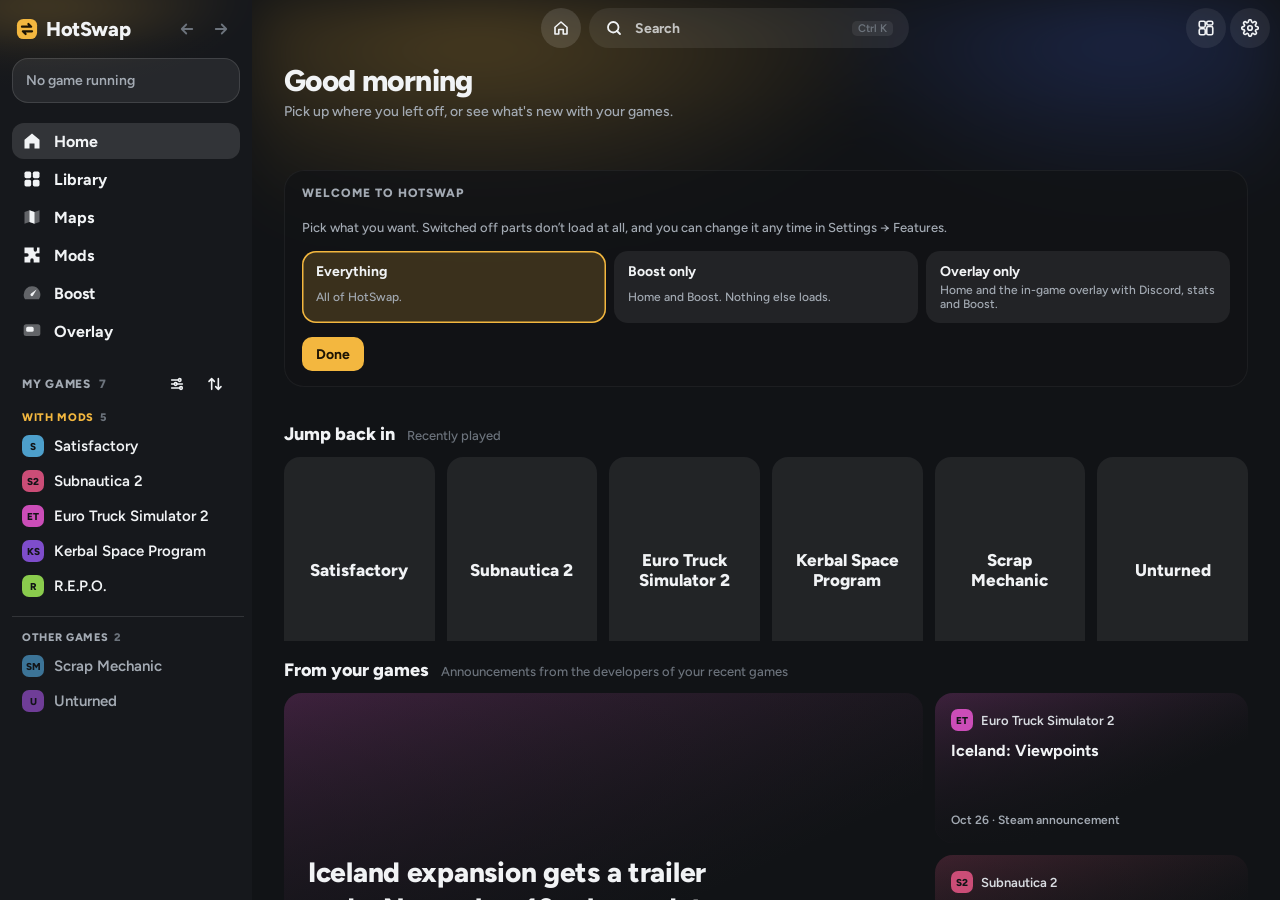
<file: ui/index.html>
<!doctype html>
<html lang="en">
<head>
  <meta charset="utf-8">
  <meta name="viewport" content="width=device-width, initial-scale=1">
  <title>HotSwap</title>
  <link rel="stylesheet" href="styles.css">
</head>
<body>
<div class="app">
  <aside class="sidebar">
    <div class="side-top">
      <div class="bgart" id="sideArt"></div>
      <div class="brandrow" data-tauri-drag-region>
        <div class="brand" data-tauri-drag-region>
          <svg width="22" height="22" viewBox="0 0 24 24" aria-hidden="true"><rect x="1" y="1" width="22" height="22" rx="7" fill="var(--accent)"/><path d="M6.5 9.5h10l-3-3M17.5 14.5h-10l3 3" fill="none" stroke="var(--accent-ink)" stroke-width="2.4" stroke-linecap="round" stroke-linejoin="round"/></svg>HotSwap</div>
        <button class="ghost" id="backBtn" aria-label="Back" disabled><svg width="18" height="18" viewBox="0 0 24 24" fill="none" stroke="currentColor" stroke-width="2.4" stroke-linecap="round" stroke-linejoin="round"><path d="M19 12H5M11 6l-6 6 6 6"/></svg></button>
        <button class="ghost" id="fwdBtn" aria-label="Forward" disabled><svg width="18" height="18" viewBox="0 0 24 24" fill="none" stroke="currentColor" stroke-width="2.4" stroke-linecap="round" stroke-linejoin="round"><path d="M5 12h14M13 6l6 6-6 6"/></svg></button>
      </div>
      <div id="nowCard"></div>
    </div>
    <nav class="mainnav" id="mainnav">
      <button data-view="home"><svg width="20" height="20" viewBox="0 0 24 24" fill="currentColor"><path d="M3 10.5L12 3l9 7.5V21h-6v-6H9v6H3z"/></svg>Home</button>
      <button data-view="library"><svg width="20" height="20" viewBox="0 0 24 24" fill="currentColor"><rect x="3" y="3" width="8" height="8" rx="2"/><rect x="13" y="3" width="8" height="8" rx="2"/><rect x="3" y="13" width="8" height="8" rx="2"/><rect x="13" y="13" width="8" height="8" rx="2"/></svg>Library</button>
      <button data-view="maps"><svg width="20" height="20" viewBox="0 0 24 24" fill="currentColor"><path d="M3 6l6-2 6 2 6-2v14l-6 2-6-2-6 2z" opacity=".35"/><path d="M9 4v14l6 2V6z"/></svg>Maps</button>
      <button data-view="mods"><svg width="20" height="20" viewBox="0 0 24 24" fill="currentColor"><path d="M10 3h4v3a2 2 0 1 0 4 0V3h3v7h-3a2 2 0 1 0 0 4h3v7h-7v-3a2 2 0 1 0-4 0v3H3v-7h3a2 2 0 1 0 0-4H3V3z"/></svg>Mods</button>
      <button data-view="boost"><svg width="20" height="20" viewBox="0 0 24 24" fill="currentColor"><path d="M12 4a10 10 0 0 0-10 10c0 2.1.6 4 1.7 5.6h16.6A10 10 0 0 0 12 4z" opacity=".35"/><path d="M10.6 15.4a2 2 0 0 1 .3-2.8l6.6-4.9-4.1 7.1a2 2 0 0 1-2.8.6z"/></svg>Boost</button>
      <button data-view="overlay"><svg width="20" height="20" viewBox="0 0 24 24" fill="currentColor"><rect x="2" y="4" width="20" height="14" rx="3" opacity=".35"/><rect x="5" y="7" width="9" height="6" rx="2"/></svg>Overlay</button>
    </nav>
    <div class="side-label">
      My games <span class="n" id="gameCount"></span>
      <button class="ghost" id="sideEditBtn" aria-label="Customise sidebar" title="Customise sidebar"><svg width="16" height="16" viewBox="0 0 24 24" fill="none" stroke="currentColor" stroke-width="2.4" stroke-linecap="round"><path d="M4 6h10M4 12h4M12 12h8M4 18h12"/><circle cx="16" cy="6" r="2"/><circle cx="10" cy="12" r="2"/><circle cx="18" cy="18" r="2"/></svg></button>
      <button class="ghost" id="sortBtn" aria-label="Sort games" title="Sort games"><svg width="16" height="16" viewBox="0 0 24 24" fill="none" stroke="currentColor" stroke-width="2.4" stroke-linecap="round" stroke-linejoin="round"><path d="M7 4v16M3 8l4-4 4 4M17 20V4M13 16l4 4 4-4"/></svg></button>
    </div>
    <div class="games" id="games"></div>
  </aside>

  <main class="main" id="main">
    <div class="ambient"><div class="layer glow" id="ambGlow"></div><div class="layer" id="ambArt"></div></div>
    <header class="topbar" data-tauri-drag-region>
      <div class="spacer" data-tauri-drag-region></div>
      <button class="home" data-view="home" aria-label="Home"><svg width="18" height="18" viewBox="0 0 24 24" fill="none" stroke="currentColor" stroke-width="2.2" stroke-linejoin="round"><path d="M4 11l8-7 8 7v9h-5v-6H9v6H4z"/></svg></button>
      <label class="search">
        <svg width="18" height="18" viewBox="0 0 24 24" fill="none" stroke="currentColor" stroke-width="2.4" stroke-linecap="round"><circle cx="11" cy="11" r="7"/><path d="M20 20l-4-4"/></svg>
        <input id="search" type="search" placeholder="Search" autocomplete="off" spellcheck="false">
        <kbd>Ctrl K</kbd>
      </label>
      <div class="spacer" data-tauri-drag-region></div>
      <div class="tb-right" data-tauri-drag-region>
        <button class="update-pill" id="updatePill" hidden></button>
        <button class="home tb-custom" id="customizeBtn" aria-label="Customise this page" title="Customise this page" hidden><svg width="18" height="18" viewBox="0 0 24 24" fill="none" stroke="currentColor" stroke-width="2.2" stroke-linecap="round" stroke-linejoin="round"><rect x="3" y="3" width="8" height="8" rx="2"/><rect x="13" y="3" width="8" height="5" rx="2"/><rect x="13" y="10" width="8" height="11" rx="2"/><rect x="3" y="13" width="8" height="8" rx="2"/></svg></button>
        <button class="home tb-settings" data-view="settings" aria-label="Settings" title="Settings"><svg width="18" height="18" viewBox="0 0 24 24" fill="none" stroke="currentColor" stroke-width="2.2" stroke-linecap="round" stroke-linejoin="round"><circle cx="12" cy="12" r="3"/><path d="M19.4 15a1.7 1.7 0 0 0 .3 1.8l.1.1a2 2 0 1 1-2.8 2.8l-.1-.1a1.7 1.7 0 0 0-1.8-.3 1.7 1.7 0 0 0-1 1.5V21a2 2 0 1 1-4 0v-.1a1.7 1.7 0 0 0-1.1-1.5 1.7 1.7 0 0 0-1.8.3l-.1.1a2 2 0 1 1-2.8-2.8l.1-.1a1.7 1.7 0 0 0 .3-1.8 1.7 1.7 0 0 0-1.5-1H3a2 2 0 1 1 0-4h.1a1.7 1.7 0 0 0 1.5-1.1 1.7 1.7 0 0 0-.3-1.8l-.1-.1a2 2 0 1 1 2.8-2.8l.1.1a1.7 1.7 0 0 0 1.8.3H9a1.7 1.7 0 0 0 1-1.5V3a2 2 0 1 1 4 0v.1a1.7 1.7 0 0 0 1 1.5 1.7 1.7 0 0 0 1.8-.3l.1-.1a2 2 0 1 1 2.8 2.8l-.1.1a1.7 1.7 0 0 0-.3 1.8V9a1.7 1.7 0 0 0 1.5 1H21a2 2 0 1 1 0 4h-.1a1.7 1.7 0 0 0-1.5 1z"/></svg></button>
        <div class="winctl" id="winctl">
          <button id="winMini" aria-label="Mini mode" title="Mini mode: a small window that stays on top"><svg width="12" height="12" viewBox="0 0 12 12" fill="none" stroke="currentColor"><rect x=".5" y=".5" width="11" height="11" rx="1"/><rect x="6" y="6" width="4.5" height="4.5" fill="currentColor" stroke="none"/></svg></button>
          <button id="winMin" aria-label="Minimize"><svg width="10" height="10" viewBox="0 0 10 10"><path d="M0 5h10" stroke="currentColor"/></svg></button>
          <button id="winMax" aria-label="Maximize"><svg width="10" height="10" viewBox="0 0 10 10"><rect x=".5" y=".5" width="9" height="9" fill="none" stroke="currentColor"/></svg></button>
          <button id="winClose" class="close" aria-label="Close"><svg width="10" height="10" viewBox="0 0 10 10"><path d="M0 0l10 10M10 0L0 10" stroke="currentColor"/></svg></button>
        </div>
      </div>
    </header>

    <section class="view" id="homeView"><div class="scroll"><div class="home-view" id="homeBody"></div></div></section>
    <section class="view" id="libView"><div class="scroll"><div class="lib-view" id="libBody"></div></div></section>
    <section class="view" id="modsView"><div class="scroll"><div class="lib-view" id="modsBody"></div></div></section>
    <section class="view" id="mapsView"><div class="scroll"><div class="lib-view" id="mapsBody"></div></div></section>
    <section class="view" id="boostView"><div class="scroll"><div class="boost-view" id="boostBody"></div></div></section>
    <section class="view" id="ovView"><div class="scroll"><div class="set-view" id="ovBody"></div></div></section>
    <section class="view" id="setView"><div class="scroll"><div class="set-view" id="setBody"></div></div></section>
    <section class="view" id="gameView">
      <div class="gamehead" id="gamehead"></div>
      <div class="chips" id="chips"></div>
      <div class="content" id="content">
        <div class="mods" id="mods"></div>
        <aside class="panel">
          <div class="card" id="activeCard">
            <h2>Active mods <button id="resetAll">Reset all</button></h2>
            <div class="status" id="status"></div>
            <ul class="active-list" id="activeList"></ul>
          </div>
          <div class="card" id="sessionsCard">
            <h2>Sessions</h2>
            <div class="meta-line" id="sessionsMeta"></div>
            <ul class="active-list" id="sessions"></ul>
          </div>
          <div class="card" id="backupCard" hidden>
            <h2>Save backups</h2>
            <div class="meta-line" id="backupMeta"></div>
            <div id="backupBody"></div>
          </div>
          <div class="card" id="activityCard">
            <h2>Activity</h2>
            <ul class="log" id="log"></ul>
          </div>
          <div class="card" id="notesCard">
            <h2>Notes</h2>
            <textarea id="notes" placeholder="Seeds, save slots, reminders…"></textarea>
          </div>
        </aside>
      </div>
    </section>
  </main>
</div>
<div class="palette" id="palette" hidden>
  <div class="pal-box" role="dialog" aria-label="Go to">
    <div class="pal-search">
      <svg width="18" height="18" viewBox="0 0 24 24" fill="none" stroke="currentColor" stroke-width="2.4" stroke-linecap="round"><circle cx="11" cy="11" r="7"/><path d="M20 20l-4-4"/></svg>
      <input id="palInput" placeholder="Go to a game, page, mod or action" autocomplete="off" spellcheck="false">
      <kbd>Esc</kbd>
    </div>
    <div class="pal-list" id="palList" role="listbox"></div>
  </div>
</div>
<div class="minibox" id="mini"></div>
<div class="palette" id="whatsNew" hidden>
  <div class="pal-box wn-box" role="dialog" aria-labelledby="wnTitle">
    <div class="wn-head"><h2 id="wnTitle">What's new</h2><button class="ghost" id="wnClose" aria-label="Close"><svg width="14" height="14" viewBox="0 0 24 24" fill="none" stroke="currentColor" stroke-width="2.6" stroke-linecap="round"><path d="M6 6l12 12M18 6L6 18"/></svg></button></div>
    <div class="wn-body" id="wnBody"></div>
    <div class="wn-foot"><a class="btn" id="wnLink" href="#" target="_blank" rel="noopener">See it on GitHub</a></div>
  </div>
</div>
<div class="toast" id="toast" role="status" aria-live="polite"></div>
<script src="data.js"></script>
<script src="app.js"></script>
<script src="home.js"></script>
<script src="icons.js"></script>
<script src="pages.js"></script>
<script src="ingame.js"></script>
<script src="discord.js"></script>
<script src="stats-shared.js"></script>
<script src="boostpage.js"></script>
<script src="stats.js"></script>
<script src="gamelook.js"></script>
<script src="sidebar.js"></script>
<script src="features.js"></script>
<script src="session.js"></script>
<script src="updates.js"></script>
<script src="hotkeys.js"></script>
<script src="extras.js"></script>
<script src="palette.js"></script>
<script src="insights.js"></script>
<script src="events.js"></script>
<script src="boot.js"></script>
</body>
</html>
</file>
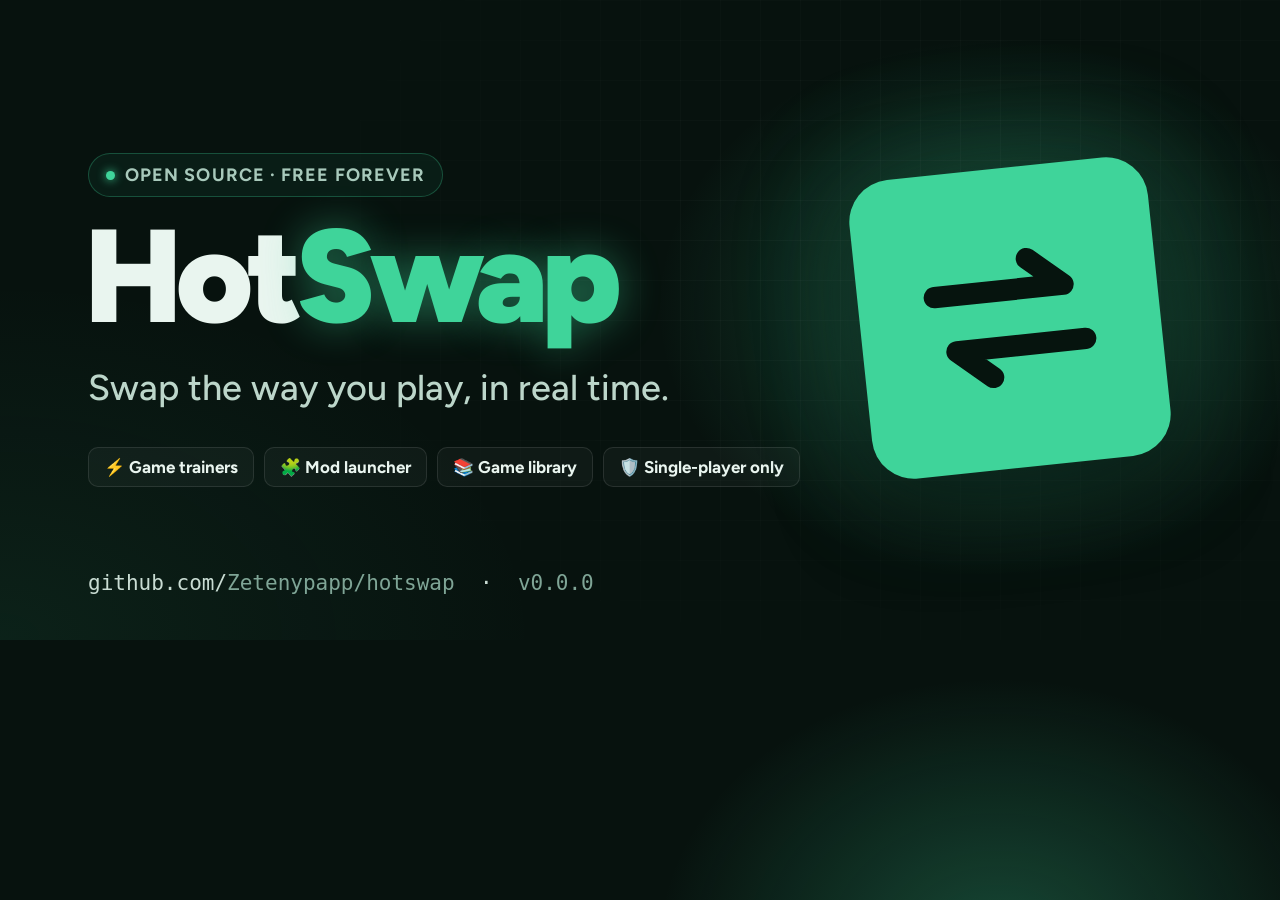
<file: docs/banner.html>
<!doctype html>
<!-- The banner at the top of each release. Render: docs/banner.py <version> -->
<html><head><meta charset="utf-8"><style>
@font-face { font-family: Figtree; src: url("../ui/fonts/Figtree.ttf"); font-weight: 300 900; }
html, body { margin: 0; width: 1280px; height: 640px; overflow: hidden; }
body { font-family: Figtree, "Segoe UI", sans-serif; color: #e9f5ef; position: relative;
  background: radial-gradient(38% 60% at 78% 48%, rgba(63, 212, 154, .28), transparent 70%), radial-gradient(60% 80% at 0% 100%, rgba(63, 212, 154, .08), transparent 70%), #07120e; }
body::before { content: ""; position: absolute; inset: 0; background-image: linear-gradient(rgba(255,255,255,.035) 1px, transparent 1px), linear-gradient(90deg, rgba(255,255,255,.035) 1px, transparent 1px); background-size: 40px 40px;
  -webkit-mask-image: radial-gradient(70% 90% at 75% 40%, #000, transparent 85%); }
.pill { position: absolute; left: 88px; top: 153px; display: flex; align-items: center; gap: 10px; padding: 10px 17px; border-radius: 999px; border: 1px solid rgba(63,212,154,.28); background: rgba(63,212,154,.06);
  font-size: 18px; font-weight: 700; letter-spacing: .06em; color: #a8c9bb; }
.pill i { width: 9px; height: 9px; border-radius: 50%; background: #3fd49a; box-shadow: 0 0 10px #3fd49a; }
h1 { position: absolute; left: 84px; top: 204px; margin: 0; font-size: 132px; font-weight: 900; letter-spacing: -.05em; line-height: 1.1; }
h1 span { color: #3fd49a; text-shadow: 0 0 40px rgba(63,212,154,.45); }
.tag { position: absolute; left: 88px; top: 366px; font-size: 36px; font-weight: 500; color: #bcd6ca; }
.chips { position: absolute; left: 88px; top: 447px; display: flex; gap: 10px; }
.chips span { padding: 9px 15px; border-radius: 10px; border: 1px solid rgba(255,255,255,.1); background: rgba(255,255,255,.035); font-size: 17px; font-weight: 700; }
.foot { position: absolute; left: 88px; top: 571px; font: 500 21px Consolas, "Cascadia Mono", monospace; color: #c9dcd3; }
.foot b { font-weight: 500; color: #7fa596; }
.logo { position: absolute; left: 860px; top: 168px; width: 300px; height: 300px; border-radius: 42px; background: #3fd49a; transform: rotate(-6deg);
  box-shadow: 0 30px 90px rgba(0,0,0,.5), 0 0 120px rgba(63,212,154,.25); display: grid; place-items: center; }
</style></head><body>
<div class="pill"><i></i>OPEN SOURCE · FREE FOREVER</div>
<h1>Hot<span>Swap</span></h1>
<div class="tag">Swap the way you play, in real time.</div>
<div class="chips"><span>⚡ Game trainers</span><span>🧩 Mod launcher</span><span>📚 Game library</span><span>🛡️ Single-player only</span></div>
<div class="foot">github.com/<b>Zetenypapp/hotswap</b> &nbsp;·&nbsp; <b id="ver">vX</b></div>
<div class="logo"><svg width="270" height="270" viewBox="0 0 24 24"><path d="M5.5 9.5h11.5l-3-2.6M18.5 14.5H7l3 2.6" fill="none" stroke="#06140e" stroke-width="1.9" stroke-linecap="round" stroke-linejoin="round"/></svg></div>
<script>document.getElementById('ver').textContent = 'v' + (location.hash.slice(1) || '0.0.0');</script>
</body></html>
</file>
<file: ui/styles.css>
/* Layout: frameless window. Full-height sidebar holds the brand; the main column has a drag-region top bar
   (search + window controls) floating over a blurred backdrop taken from the game's own Steam hero art. */
@font-face { font-family: "Figtree"; src: url("fonts/Figtree.ttf") format("truetype"); font-weight: 300 900; font-display: swap; }

:root {
  color-scheme: dark;
  --bg: #111316;
  --side: #16181c;
  --surface: rgba(17, 19, 22, .72);
  --glass: rgba(255, 255, 255, .07);
  --glass-2: rgba(255, 255, 255, .12);
  --glass-3: rgba(255, 255, 255, .18);
  --well: rgba(0, 0, 0, .32);
  --fg: #f1f3f5;
  --soft: #d9dde2;
  --muted: #a3aab3;
  --dim: #6c737c;
  --accent: #f3b73f;
  --accent-ink: #1d1404;
  --accent-2: #3a5bd0;
  --pill: #f4f5f7;
  --pill-ink: #121417;
  --danger: #e5484d;
  --font: "Figtree", "Segoe UI Variable", "Segoe UI", system-ui, sans-serif;
  --ease: cubic-bezier(.2, .7, .2, 1);
}
* { box-sizing: border-box; }
[hidden] { display: none !important; }
html, body { height: 100%; margin: 0; }
body { background: var(--bg); color: var(--fg); font-family: var(--font); font-size: 14px; font-weight: 600; overflow: hidden; -webkit-font-smoothing: antialiased; user-select: none; }
button, input, textarea, select { font: inherit; color: inherit; }
button { cursor: pointer; }
input, textarea { user-select: text; }
a { color: inherit; }
svg { flex: none; }
img { display: block; }
:focus-visible { outline: 2px solid var(--accent); outline-offset: 2px; }
::-webkit-scrollbar { width: 10px; height: 10px; }
::-webkit-scrollbar-thumb { background: rgba(255, 255, 255, .12); border-radius: 10px; border: 3px solid transparent; background-clip: padding-box; }
::-webkit-scrollbar-thumb:hover { background-color: rgba(255, 255, 255, .22); }
::-webkit-scrollbar-track { background: transparent; }
@media (prefers-reduced-motion: reduce) { * { transition: none !important; animation: none !important; } }

.app { height: 100%; display: grid; grid-template-columns: 252px minmax(0, 1fr); }

/* ---------- Sidebar ---------- */
.sidebar { background: var(--side); display: flex; flex-direction: column; min-height: 0; overflow: hidden; }
.side-top, .mainnav, .side-label, .side-foot { flex: none; }
.side-top { position: relative; padding: 12px 12px 12px; display: flex; flex-direction: column; gap: 12px; overflow: hidden; }
.side-top .bgart { position: absolute; inset: 0; background-size: cover; background-position: center; opacity: .28; filter: blur(20px) saturate(1.3); transform: scale(1.3); pointer-events: none; transition: opacity .4s; }
.side-top .bgart.accent { background: radial-gradient(90% 80% at 25% 0%, var(--accent), transparent 70%); opacity: .3; filter: blur(16px); }
.side-top::after { content: ""; position: absolute; inset: 0; background: linear-gradient(180deg, transparent 30%, var(--side)); pointer-events: none; }
.side-top > :not(.bgart) { position: relative; z-index: 1; }
.brandrow { display: flex; align-items: center; gap: 4px; height: 34px; padding: 0 4px; }
.brand { display: flex; align-items: center; gap: 8px; font-weight: 800; font-size: 20px; letter-spacing: -.02em; margin-right: auto; }
.ghost { width: 30px; height: 30px; display: grid; place-items: center; border: 0; border-radius: 10px; background: transparent; color: var(--fg); transition: background .15s; }
.ghost:hover { background: var(--glass); }
.ghost[disabled] { color: var(--dim); cursor: default; background: transparent; }

.now { border-radius: 16px; padding: 8px 8px 8px 10px; background: var(--glass); box-shadow: inset 0 0 0 2px var(--accent); display: flex; align-items: center; gap: 10px; }
.now.idle { box-shadow: inset 0 0 0 1px var(--glass-2); color: var(--muted); padding: 14px; font-weight: 600; }
.now .name { flex: 1; min-width: 0; white-space: nowrap; overflow: hidden; text-overflow: ellipsis; font-weight: 700; }
.circle { width: 32px; height: 32px; border-radius: 50%; border: 0; display: grid; place-items: center; background: var(--glass-2); color: var(--fg); transition: background .15s; }
.circle:hover { background: var(--glass-3); }
.circle.stop { background: var(--pill); color: var(--pill-ink); }
.subnav { display: flex; flex-direction: column; gap: 2px; }
.subnav button { display: flex; align-items: center; gap: 10px; padding: 7px 10px; border: 0; border-radius: 12px; background: transparent; color: var(--muted); text-align: left; transition: background .15s, color .15s; }
.subnav button:hover { color: var(--fg); background: var(--glass); }
.subnav button.on { background: var(--glass-2); color: var(--fg); }

.mainnav { display: flex; flex-direction: column; gap: 2px; padding: 8px 12px; }
.mainnav button { display: flex; align-items: center; gap: 12px; padding: 8px 10px; border: 0; border-radius: 12px; background: transparent; font-size: 16px; font-weight: 700; text-align: left; transition: background .15s; }
.mainnav button:hover { background: var(--glass); }
.mainnav button.on { background: var(--glass-2); }

.side-label { display: flex; align-items: center; gap: 8px; padding: 12px 22px 6px; font-size: 12px; font-weight: 800; letter-spacing: .06em; text-transform: uppercase; color: var(--muted); }
.side-label .n { color: var(--dim); }
.side-label button { margin-left: auto; }
.side-label button + button { margin-left: 0; }
.side-label button.on { color: var(--accent); }
.count.dim { background: var(--glass-2); color: var(--muted); }
.nav-edit { display: flex; align-items: center; gap: 2px; padding: 4px 4px 4px 10px; border-radius: 12px; font-size: 15px; font-weight: 700; }
.nav-edit .nav-lbl { flex: 1; min-width: 0; display: flex; align-items: center; gap: 12px; white-space: nowrap; overflow: hidden; }
.nav-edit button { width: 28px; height: 28px; border-radius: 8px; font-weight: 800; display: grid; place-items: center; }
.nav-edit button[disabled] { opacity: .3; }
.nav-edit.off .nav-lbl { opacity: .4; text-decoration: line-through; }
.side-edit { display: flex; flex-direction: column; gap: 6px; margin: 4px 0 8px; padding: 12px; border-radius: 14px; background: var(--glass); box-shadow: inset 0 0 0 1px color-mix(in srgb, var(--accent) 45%, transparent); }
.side-edit > span { color: var(--muted); font-size: 12px; font-weight: 500; line-height: 1.4; }
.side-edit-lbl { margin-top: 4px; font-size: 11px; font-weight: 800; letter-spacing: .06em; text-transform: uppercase; color: var(--muted); }
.side-edit .chips { padding: 0; }
.side-edit-btns { display: flex; gap: 6px; justify-content: flex-end; margin-top: 4px; }
.gamebtn.edit { cursor: default; }
.side-pin { width: 26px; height: 26px; border-radius: 8px; display: grid; place-items: center; color: var(--dim); }
.side-pin.on { color: var(--accent); }
.games { display: flex; flex-direction: column; gap: 1px; padding: 0 8px 12px 12px; flex: 1; min-height: 0; overflow-y: auto; }
.gamebtn { display: flex; align-items: center; gap: 10px; width: 100%; padding: 6px 10px; border: 0; border-radius: 12px; background: transparent; text-align: left; font-size: 15px; transition: background .15s; }
.gamebtn:hover { background: var(--glass); }
.gamebtn.on { background: var(--glass-2); }
.gamebtn .name { flex: 1; min-width: 0; white-space: nowrap; overflow: hidden; text-overflow: ellipsis; }
.soft-head { display: flex; align-items: center; gap: 8px; width: 100%; margin-top: 10px; padding: 8px 10px; border: 0; border-radius: 10px; background: transparent; color: var(--muted); font-size: 12px; font-weight: 800; letter-spacing: .06em; text-transform: uppercase; text-align: left; }
.soft-head:hover { color: var(--fg); background: var(--glass); }
.soft-head .n { color: var(--dim); }
.soft-head .chev { margin-left: auto; transition: transform .2s var(--ease); }
.soft-head[aria-expanded="false"] .chev { transform: rotate(-90deg); }
.count { font-size: 12px; font-weight: 800; color: var(--accent-ink); background: var(--accent); border-radius: 6px; padding: 1px 6px; font-variant-numeric: tabular-nums; }
.side-foot { padding: 8px 12px 12px; border-top: 1px solid rgba(255, 255, 255, .05); }

/* Game tiles: Steam icon when available, otherwise a lettered squircle. */
.tile { width: 22px; height: 22px; border-radius: 7px; display: grid; place-items: center; font-weight: 800; font-size: 10px; color: #111316; position: relative; flex: none; overflow: visible; }
.tile img { width: 100%; height: 100%; border-radius: inherit; object-fit: cover; }
.tile.md { width: 28px; height: 28px; border-radius: 9px; font-size: 11px; }
.tile.run::after { content: ""; position: absolute; left: -3px; bottom: -3px; width: 8px; height: 8px; border-radius: 50%; background: var(--accent); box-shadow: 0 0 0 2px var(--side); }

/* ---------- Main ---------- */
.main { position: relative; display: flex; flex-direction: column; min-width: 0; min-height: 0; overflow: hidden; }
.ambient { position: absolute; inset: 0 0 auto; height: 460px; pointer-events: none; overflow: hidden; }
.ambient .layer { position: absolute; inset: 0; opacity: 0; transition: opacity .5s var(--ease); background-size: cover; background-position: center 30%;
  -webkit-mask-image: linear-gradient(180deg, #000 20%, transparent 100%); mask-image: linear-gradient(180deg, #000 20%, transparent 100%); }
.ambient .layer.show { opacity: .5; }
.ambient .layer.glow { background: radial-gradient(60% 80% at 22% 0%, var(--accent), transparent 70%), radial-gradient(45% 70% at 85% 0%, var(--accent-2), transparent 70%); filter: blur(30px); }
.ambient .layer.glow.show { opacity: .28; }
.main > :not(.ambient) { position: relative; }

.topbar { display: flex; align-items: center; justify-content: center; gap: 8px; height: 56px; padding: 0 0 0 20px; flex: none; }
.topbar .spacer { flex: 1; align-self: stretch; }
.home { width: 40px; height: 40px; border-radius: 50%; border: 0; display: grid; place-items: center; background: var(--glass); transition: background .15s; }
.home:hover, .home.on { background: var(--glass-2); }
.search { width: 320px; display: flex; align-items: center; gap: 10px; height: 40px; padding: 0 16px; border-radius: 999px; background: var(--glass); transition: background .15s, box-shadow .15s; }
.search:focus-within { background: var(--glass-2); box-shadow: inset 0 0 0 1px var(--glass-3); }
.search input { flex: 1; min-width: 0; border: 0; background: transparent; outline: none; font-weight: 700; }
.search input::placeholder { color: var(--fg); opacity: .75; }
.search kbd { font: inherit; font-size: 11px; color: var(--dim); padding: 1px 6px; border-radius: 5px; background: var(--glass); }
.tb-right { display: flex; align-items: center; gap: 4px; align-self: stretch; }
.tb-settings { align-self: center; margin-right: 10px; }
.winctl { display: flex; align-self: flex-start; height: 36px; }
.winctl button { width: 46px; height: 36px; border: 0; background: transparent; display: grid; place-items: center; color: var(--soft); transition: background .1s; }
.winctl button:hover { background: var(--glass-2); }
.winctl button.close:hover { background: #c42b1c; color: #fff; }
.view { flex: 1; min-height: 0; display: flex; flex-direction: column; }
.view[hidden] { display: none; }
.scroll { flex: 1; min-height: 0; overflow-y: auto; }

/* ---------- Game page ---------- */
.gamehead { display: flex; align-items: center; gap: 14px; flex-wrap: wrap; padding: 10px 32px 12px; }
.cover { width: 46px; height: 60px; border-radius: 10px; overflow: hidden; flex: none; box-shadow: 0 8px 20px rgba(0, 0, 0, .45); display: grid; place-items: center; font-weight: 800; font-size: 16px; color: #111316; }
.cover img { width: 100%; height: 100%; object-fit: cover; }
.gamehead h1 { margin: 0; font-size: 26px; font-weight: 800; letter-spacing: -.01em; }
.gh-title { display: flex; align-items: center; gap: 6px; min-width: 0; }
.gh-sub { color: var(--muted); font-size: 13px; font-weight: 600; margin-top: 2px; }
.ac-note.exp { background: color-mix(in srgb, var(--accent) 18%, transparent); color: var(--accent); }
.ac-note { display: inline-flex; align-items: center; gap: 6px; margin-top: 6px; padding: 3px 9px; border-radius: 8px; background: color-mix(in srgb, var(--danger) 18%, transparent); color: #ffb3b5; font-size: 12px; font-weight: 700; }
.gh-title .ghost { width: 28px; height: 28px; }
.gh-title .ghost.on { color: var(--accent); }
.gh-actions { margin-left: auto; display: flex; align-items: center; gap: 10px; }
.roundbtn { width: 44px; height: 44px; border-radius: 50%; border: 0; display: grid; place-items: center; background: var(--glass-2); backdrop-filter: blur(10px); transition: background .15s, color .15s; }
.roundbtn:hover { background: var(--glass-3); }
.roundbtn.on { background: var(--pill); color: var(--pill-ink); }
.play { height: 44px; padding: 0 24px; border-radius: 999px; border: 0; display: inline-flex; align-items: center; gap: 10px; font-size: 19px; font-weight: 700; background: var(--accent); color: var(--accent-ink); transition: transform .1s, filter .15s; }
.play:hover { filter: brightness(1.06); }
.play:active { transform: scale(.97); }
.play.live { background: var(--pill); color: var(--pill-ink); padding-right: 14px; }
.play.live .x { width: 22px; height: 22px; display: grid; place-items: center; border-radius: 50%; font-size: 13px; }
.play.live:hover .x { background: rgba(0, 0, 0, .1); }

.chips { display: flex; gap: 6px; flex-wrap: wrap; padding: 0 32px 14px; }
.chip { height: 36px; padding: 0 14px; border-radius: 12px; border: 0; display: inline-flex; align-items: center; gap: 8px;
  background: linear-gradient(180deg, rgba(255, 255, 255, .13), rgba(255, 255, 255, .07)); box-shadow: inset 0 1px 0 rgba(255, 255, 255, .1);
  color: #c4cad1; font-size: 12px; font-weight: 800; letter-spacing: .05em; text-transform: uppercase; transition: background .15s, color .15s, transform .1s; }
.chip:hover { background: linear-gradient(180deg, rgba(255, 255, 255, .19), rgba(255, 255, 255, .11)); color: var(--fg); }
.chip:active { transform: scale(.97); }
.chip.on { background: var(--accent); color: var(--accent-ink); box-shadow: 0 4px 14px color-mix(in srgb, var(--accent) 30%, transparent); }
.chip .n { color: var(--dim); font-variant-numeric: tabular-nums; }
.chip.on .n { color: var(--accent-ink); opacity: .6; }

.empty-page { min-height: 100%; display: flex; flex-direction: column; align-items: center; justify-content: center; gap: 10px; padding: 40px 32px 96px; text-align: center; }
.empty-page .empty-icon { width: 76px; height: 76px; border-radius: 24px; display: grid; place-items: center; background: linear-gradient(180deg, rgba(255, 255, 255, .13), rgba(255, 255, 255, .06)); color: var(--accent); margin-bottom: 6px; }
.empty-page h1 { margin: 0; font-size: 30px; font-weight: 800; letter-spacing: -.02em; }
.empty-page p { margin: 0; max-width: 380px; color: var(--muted); font-weight: 500; line-height: 1.5; }

.content { flex: 1; min-height: 0; display: grid; grid-template-columns: minmax(0, 1fr) 300px; gap: 20px; padding: 0 32px; }
.content.no-panel { grid-template-columns: minmax(0, 1fr); }
.content.no-panel .panel { display: none; }
.mods, .panel { overflow-y: auto; padding-bottom: 40px; display: flex; flex-direction: column; gap: 12px; min-width: 0; }
.mods { padding-right: 4px; }

.cat { border-radius: 18px; background: var(--surface); backdrop-filter: blur(18px); padding: 6px 0; }
.cat-head { width: 100%; display: flex; align-items: center; gap: 10px; padding: 10px 18px; border: 0; background: transparent; font-size: 15px; font-weight: 700; text-align: left; }
.cat-head .chev { margin-left: auto; color: var(--dim); transition: transform .2s var(--ease); }
.cat.closed .chev { transform: rotate(-90deg); }
.cat.closed .rows { display: none; }
.cat-bar { display: flex; align-items: center; padding-right: 12px; }
.cat-bar .cat-head { flex: 1; min-width: 0; }
.gl-move { display: flex; gap: 2px; }
.gl-move button { width: 30px; height: 30px; border-radius: 9px; font-weight: 800; }
.gl-move button[disabled] { opacity: .3; }
.gl-bar { display: flex; flex-wrap: wrap; align-items: center; justify-content: space-between; gap: 12px; padding: 12px 16px; border-radius: 14px; background: var(--surface); backdrop-filter: blur(18px); box-shadow: inset 0 0 0 1px color-mix(in srgb, var(--accent) 45%, transparent); }
.gl-bar .txt { display: flex; flex-direction: column; gap: 2px; min-width: 220px; flex: 1; }
.gl-bar .txt span { color: var(--muted); font-size: 13px; font-weight: 500; }
.gl-tools { display: flex; flex-wrap: wrap; align-items: center; gap: 8px; }
.gl-tools .chips { padding: 0; margin-right: 6px; }
.gl-row .btn { justify-self: end; }
.gl-name { height: 32px; padding: 0 10px; border: 0; border-radius: 10px; background: var(--well); color: var(--fg); font-weight: 600; outline: none; min-width: 0; }
.gl-name:focus { box-shadow: inset 0 0 0 1px var(--glass-3); }
.gl-row.gl-off .label { opacity: .45; text-decoration: line-through; }
.gl-hidden { align-self: center; border: 0; background: transparent; color: var(--dim); font-size: 13px; font-weight: 600; padding: 6px 10px; border-radius: 9px; }
.gl-hidden:hover { color: var(--fg); background: var(--glass); }
.label .mname { overflow: hidden; text-overflow: ellipsis; white-space: nowrap; }
.mods.compact { gap: 8px; }
.mods.compact .cat { padding: 2px 0; border-radius: 14px; }
.mods.compact .cat-head { padding: 7px 18px; font-size: 14px; }
.mods.compact .row { padding-top: 2px; padding-bottom: 2px; gap: 12px; font-size: 13px; }
.mods.compact .seg { padding: 2px; }
.mods.compact .seg span { padding: 3px 14px; font-size: 12px; }
.mods.compact .slider input[type=number], .mods.compact .slider input[type=range], .mods.compact .apply, .mods.compact .gl-name { height: 26px; }
.mods.compact .slider input[type=range]::-webkit-slider-thumb { height: 20px; }
.mods.compact .key { height: 24px; }
.row { display: grid; grid-template-columns: minmax(150px, 1fr) minmax(0, 230px) 170px; align-items: center; gap: 16px; padding: 7px 18px 7px 22px; border-radius: 12px; margin: 0 6px; transition: background .15s; }
.row:hover { background: rgba(255, 255, 255, .03); }
.label { display: flex; align-items: center; gap: 10px; min-width: 0; color: var(--soft); }
.label .bolt { color: var(--dim); transition: color .15s; }
.row.active .label { color: var(--fg); }
.row.active .bolt { color: var(--accent); }
.info { width: 18px; height: 18px; border-radius: 50%; border: 0; display: grid; place-items: center; background: var(--glass-2); color: var(--muted); font-size: 11px; font-weight: 800; position: relative; }
.info:hover::after, .info:focus-visible::after { content: attr(data-tip); position: absolute; left: 50%; bottom: calc(100% + 8px); transform: translateX(-50%); width: 230px; padding: 9px 11px; border-radius: 12px; background: #2a2e34; color: var(--fg); font-weight: 500; font-size: 12px; line-height: 1.45; text-align: left; z-index: 5; box-shadow: 0 8px 24px rgba(0, 0, 0, .4); }

.seg { justify-self: end; display: inline-flex; padding: 3px; border: 0; border-radius: 12px; background: var(--well); cursor: pointer; }
.seg span { background: transparent; padding: 5px 16px; border-radius: 9px; color: var(--dim); font-size: 13px; font-weight: 700; transition: background .15s, color .15s; }
.seg:hover span:not(.sel) { color: var(--soft); }
.seg span.sel { background: var(--glass-2); color: var(--fg); }
.seg span.sel.on { background: var(--accent); color: var(--accent-ink); }
.slider { display: flex; align-items: center; gap: 8px; min-width: 0; }
.slider input[type=number] { width: 76px; height: 32px; padding: 0 10px; border: 0; border-radius: 10px; background: var(--well); font-weight: 700; font-variant-numeric: tabular-nums; outline: none; }
.slider input[type=number]:focus { box-shadow: inset 0 0 0 1px var(--glass-3); }
.slider input[type=number]::-webkit-inner-spin-button { -webkit-appearance: none; }
.slider input[type=range] { -webkit-appearance: none; appearance: none; flex: 1; min-width: 60px; height: 32px; border-radius: 10px; margin: 0; padding: 0 3px; cursor: pointer;
  background: linear-gradient(90deg, color-mix(in srgb, var(--accent) 38%, transparent) var(--p, 0%), var(--well) var(--p, 0%)); }
.slider input[type=range]::-webkit-slider-thumb { -webkit-appearance: none; width: 14px; height: 26px; border-radius: 7px; background: var(--pill); box-shadow: 0 1px 4px rgba(0, 0, 0, .4); }
.apply { justify-self: end; height: 32px; padding: 0 18px; border-radius: 10px; border: 0; background: var(--glass-2); font-size: 13px; font-weight: 800; transition: background .15s, color .15s; }
.apply:hover { background: var(--accent); color: var(--accent-ink); }
.keys { display: flex; gap: 6px; flex-wrap: wrap; }
.key { display: inline-flex; align-items: center; gap: 4px; height: 28px; padding: 0 9px; border-radius: 9px; background: var(--glass); color: var(--muted); font-size: 12px; font-weight: 700; white-space: nowrap; transition: background .15s, color .15s; }
.key.flash { background: var(--accent); color: var(--accent-ink); }
button.key { border: 0; cursor: pointer; }
.key.bindable:hover { background: var(--glass-2); color: var(--fg); }
.key.listening { background: transparent; color: var(--accent); box-shadow: inset 0 0 0 1.5px var(--accent); animation: pulse 1.2s ease-in-out infinite; }
.key.clash { color: #ffb3b5; box-shadow: inset 0 0 0 1.5px color-mix(in srgb, var(--danger) 70%, transparent); }
.key.unbound { color: var(--dim); font-style: italic; }
@keyframes pulse { 50% { box-shadow: inset 0 0 0 1.5px transparent; } }

.row.locked .seg, .row.locked .slider, .row.locked .apply { opacity: .4; }
.row.locked button[disabled], .row.locked input[disabled] { cursor: not-allowed; }
.boost-row { display: flex; align-items: center; gap: 18px; padding: 8px 0 12px; }
.boost-row .txt { display: grid; gap: 4px; }
.boost-row .txt span { color: var(--soft); }
.boost-honest { font-size: 12px; opacity: .8; }
.boost-gauge { width: 190px; flex: none; }
.boost-gauge [data-gear] { cursor: pointer; transition: opacity .2s; }
.boost-gauge [data-gear]:hover { opacity: .75 !important; }
.badv-group { padding: 14px 0 4px; display: grid; gap: 2px; }
.badv-group b { font-size: 12px; letter-spacing: .08em; text-transform: uppercase; opacity: .7; }
.badv-group span { font-size: 12px; opacity: .65; }
.badv-row { display: flex; align-items: center; gap: 14px; padding: 8px 0; border-top: 1px solid rgba(255, 255, 255, .06); }
.badv-txt { display: grid; gap: 2px; flex: 1; min-width: 0; }
.badv-txt span { font-size: 12px; opacity: .65; }
.badv-seg { display: flex; gap: 2px; padding: 2px; border-radius: 10px; background: rgba(255, 255, 255, .07); flex: none; }
.badv-seg button { border: 0; background: none; color: inherit; padding: 5px 10px; border-radius: 8px; font: inherit; font-size: 12px; font-weight: 600; cursor: pointer; opacity: .7; }
.badv-seg button.on { background: var(--accent, #f3b73f); color: #111; opacity: 1; }
.badv-sw { width: 42px; height: 24px; border-radius: 12px; border: 0; background: rgba(255, 255, 255, .15); position: relative; cursor: pointer; flex: none; transition: background .15s; }
.badv-sw::after { content: ''; position: absolute; top: 3px; left: 3px; width: 18px; height: 18px; border-radius: 50%; background: #fff; transition: left .15s; }
.badv-sw.on { background: var(--accent, #f3b73f); }
.badv-sw.on::after { left: 21px; }
.badv-edit { display: flex; align-items: center; gap: 10px; flex-wrap: wrap; padding: 6px 0 4px; }
.badv-edit > span { font-size: 12px; opacity: .7; }
.badv-seg.big button { padding: 7px 14px; font-size: 13px; }
.badv-reset { margin-left: auto; border: 0; background: none; color: inherit; opacity: .6; cursor: pointer; font: inherit; font-size: 12px; text-decoration: underline; }
.badv-reset:hover { opacity: 1; }
.badv { margin-top: 6px; }
.badv summary { cursor: pointer; font-weight: 700; padding: 8px 0; color: var(--soft); }
.badv-note { margin: 0 0 4px; font-size: 12px; color: var(--soft); }
.boost-status { margin: 0 0 8px; padding: 10px 14px 10px 30px; border-radius: 12px; background: var(--glass-2); display: grid; gap: 3px; font-size: 13px; }
.boost-apps { display: grid; grid-template-columns: repeat(auto-fill, minmax(200px, 1fr)); gap: 6px; padding: 4px 0 12px; }
.boost-apps label { display: flex; align-items: center; gap: 8px; padding: 7px 10px; border-radius: 10px; background: var(--glass-2); cursor: pointer; font-weight: 600; }
.boost-apps label small { margin-left: auto; color: var(--soft); font-weight: 500; }
.boost-apps input { accent-color: var(--accent); }
.bchip { padding: 2px 9px; border-radius: 999px; border: 0; background: var(--glass-2); font-weight: 600; font-size: 12px; cursor: pointer; }
.bchip:hover { background: var(--danger); }
.setup { margin-bottom: 14px; padding: 14px 18px; border-radius: 14px; background: var(--surface); backdrop-filter: blur(18px); box-shadow: inset 0 0 0 1px color-mix(in srgb, var(--accent) 45%, transparent); }
.setup h3 { margin: 0 0 6px; font-size: 16px; }
.setup p { margin: 0 0 8px; color: var(--soft); }
.setup ol { margin: 0 0 12px; padding-left: 20px; display: grid; gap: 6px; }
.setup code { padding: 1px 6px; border-radius: 6px; background: var(--glass-2); font-size: 12px; user-select: all; }
.setup-actions { display: flex; gap: 8px; flex-wrap: wrap; }
.setup.done { box-shadow: inset 0 0 0 1px var(--glass-2); }
.setup.done summary { display: flex; align-items: center; gap: 8px; cursor: pointer; color: var(--soft); font-weight: 600; }
.setup.done summary svg { color: var(--accent); }
.setup.done[open] summary { margin-bottom: 10px; }
.lockbar { display: flex; align-items: center; gap: 10px; padding: 12px 16px; border-radius: 14px; background: var(--surface); backdrop-filter: blur(18px); color: var(--soft); font-weight: 600; box-shadow: inset 0 0 0 1px var(--glass-2); }
.lockbar svg { color: var(--accent); }

/* Profile picker */
.profile { position: relative; }
.pbtn { height: 44px; padding: 0 14px 0 16px; border-radius: 999px; border: 0; display: inline-flex; align-items: center; gap: 8px; background: var(--glass-2); backdrop-filter: blur(10px); font-weight: 700; max-width: 220px; transition: background .15s; }
.pbtn:hover, .pbtn[aria-expanded="true"] { background: var(--glass-3); }
.pmenu { position: absolute; right: 0; top: calc(100% + 8px); z-index: 30; width: 250px; padding: 6px; border-radius: 16px; background: #23272d; box-shadow: 0 16px 40px rgba(0, 0, 0, .5), inset 0 0 0 1px var(--glass); display: flex; flex-direction: column; gap: 2px; }
.pitem { display: flex; align-items: center; border-radius: 10px; }
.pitem:hover { background: var(--glass); }
.pitem > button:first-child { flex: 1; min-width: 0; display: flex; align-items: center; gap: 8px; padding: 9px 10px; border: 0; background: transparent; text-align: left; white-space: nowrap; overflow: hidden; text-overflow: ellipsis; }
.pitem.on > button:first-child { color: var(--accent); }
.pitem .sp { width: 14px; }
.pdel { width: 30px; height: 30px; margin-right: 4px; border: 0; border-radius: 8px; background: transparent; color: var(--dim); display: grid; place-items: center; }
.pdel:hover { background: var(--glass-2); color: #ffb3b5; }
.psep { height: 1px; margin: 4px 6px; background: var(--glass); }
.padd { display: flex; align-items: center; gap: 8px; padding: 9px 10px; border: 0; border-radius: 10px; background: transparent; color: var(--muted); text-align: left; }
.padd:hover { background: var(--glass); color: var(--fg); }
.pnew { display: flex; gap: 6px; padding: 4px; }
.pnew input { flex: 1; min-width: 0; height: 34px; padding: 0 10px; border: 0; border-radius: 10px; background: var(--well); outline: none; font-weight: 600; }
.pnew input:focus { box-shadow: inset 0 0 0 1px var(--accent); }

.play.busy { background: var(--glass-2); color: var(--fg); cursor: default; }
.spin { width: 16px; height: 16px; border-radius: 50%; border: 2.5px solid var(--glass-3); border-top-color: var(--accent); animation: spin .8s linear infinite; }
@keyframes spin { to { transform: rotate(360deg); } }

.card { border-radius: 18px; background: var(--surface); backdrop-filter: blur(18px); padding: 16px; display: flex; flex-direction: column; gap: 10px; }
.card h2 { margin: 0; font-size: 15px; font-weight: 700; display: flex; align-items: center; justify-content: space-between; }
.card h2 button { border: 0; background: var(--glass); border-radius: 8px; padding: 3px 10px; font-size: 12px; color: var(--muted); }
.card h2 button:hover { color: var(--fg); }
.status { display: flex; align-items: center; gap: 10px; font-size: 13px; color: var(--muted); line-height: 1.4; }
.status .d { width: 8px; height: 8px; border-radius: 50%; background: var(--dim); }
.status.live .d { background: var(--accent); box-shadow: 0 0 0 3px color-mix(in srgb, var(--accent) 25%, transparent); }
.active-list, .log { display: flex; flex-direction: column; gap: 6px; margin: 0; padding: 0; list-style: none; }
.active-list li { display: flex; justify-content: space-between; gap: 10px; font-size: 13px; }
.active-list li span:last-child { color: var(--accent); font-variant-numeric: tabular-nums; }
.log li { font-size: 12px; color: var(--muted); font-weight: 500; }
.log time { color: var(--dim); margin-right: 6px; font-variant-numeric: tabular-nums; }
.empty { color: var(--dim); font-size: 13px; font-weight: 500; line-height: 1.5; margin: 0; }
textarea { width: 100%; min-height: 100px; resize: vertical; border: 0; border-radius: 12px; background: var(--well); padding: 10px 12px; line-height: 1.5; font-weight: 500; outline: none; }
textarea:focus { box-shadow: inset 0 0 0 1px var(--glass-3); }

.nomods { margin: 40px auto; max-width: 420px; text-align: center; display: flex; flex-direction: column; align-items: center; gap: 10px; }
.nomods .logo { max-width: 280px; max-height: 110px; object-fit: contain; filter: drop-shadow(0 6px 20px rgba(0, 0, 0, .5)); margin-bottom: 8px; }
.nomods h2 { margin: 0; font-size: 20px; font-weight: 800; }
.nomods p { margin: 0; color: var(--muted); font-weight: 500; line-height: 1.5; }

/* ---------- Home ---------- */
.home-view { padding: 6px 32px 48px; display: flex; flex-direction: column; gap: 32px; }
.hello h1 { margin: 0; font-size: 30px; font-weight: 800; letter-spacing: -.02em; }
.hello p { margin: 4px 0 0; color: var(--muted); font-weight: 500; }
.sec-head { display: flex; align-items: baseline; gap: 12px; flex-wrap: wrap; margin-bottom: 12px; }
.sec-head h2 { margin: 0; font-size: 18px; font-weight: 800; }
.sec-head span { color: var(--dim); font-size: 13px; font-weight: 500; }
.sec-head a { margin-left: auto; color: var(--muted); font-size: 13px; text-decoration: none; }
.sec-head a:hover { color: var(--fg); }

.jump { display: grid; grid-template-columns: repeat(auto-fill, minmax(150px, 1fr)); gap: 12px; }
.jump button { position: relative; aspect-ratio: 2 / 3; border: 0; padding: 0; border-radius: 16px; overflow: hidden; background: var(--glass); text-align: left; transition: transform .2s var(--ease), box-shadow .2s; }
.jump button:hover { transform: translateY(-3px); box-shadow: 0 14px 30px rgba(0, 0, 0, .45); }
.jump img, .lib-item .art img { position: absolute; inset: 0; width: 100%; height: 100%; object-fit: cover; }
.jump .fallback { position: absolute; inset: 0; display: grid; place-items: center; padding: 14px; text-align: center; font-size: 17px; font-weight: 800; }
.jump .badge { position: absolute; left: 10px; bottom: 10px; padding: 3px 8px; border-radius: 8px; background: rgba(17, 19, 22, .8); backdrop-filter: blur(8px); font-size: 12px; }
.jump .badge b { color: var(--accent); }

.news-grid { display: grid; grid-template-columns: repeat(auto-fill, minmax(240px, 1fr)); gap: 12px; }
.news { --c: #555; position: relative; display: flex; flex-direction: column; gap: 10px; min-height: 150px; padding: 16px; border-radius: 18px; text-decoration: none; overflow: hidden; isolation: isolate;
  background: linear-gradient(155deg, color-mix(in srgb, var(--c) 30%, transparent), var(--surface) 65%); transition: transform .2s var(--ease); }
.news:hover { transform: translateY(-2px); }
.news .bg { position: absolute; inset: 0; z-index: -1; background-size: cover; background-position: center; opacity: .35; transition: opacity .3s, transform .6s var(--ease); }
.news:hover .bg { opacity: .45; transform: scale(1.04); }
.news .bg + .shade { position: absolute; inset: 0; z-index: -1; background: linear-gradient(180deg, rgba(17, 19, 22, .2), rgba(17, 19, 22, .92)); }
.news.feature { grid-column: span 2; grid-row: span 2; justify-content: flex-end; padding: 24px; }
.news .who { display: flex; align-items: center; gap: 8px; font-size: 13px; color: var(--soft); }
.news h3 { margin: 0; font-size: 16px; line-height: 1.3; font-weight: 700; text-wrap: balance; }
.news.feature h3 { font-size: 28px; font-weight: 800; letter-spacing: -.01em; }
.news p { margin: 0; color: #c9ced4; font-weight: 500; line-height: 1.45; }
.news .src { margin-top: auto; color: var(--muted); font-size: 12px; }
.news.feature .src { margin-top: 0; }
.news.feature .logo { max-width: 260px; max-height: 90px; object-fit: contain; object-position: left bottom; margin-bottom: 6px; filter: drop-shadow(0 4px 16px rgba(0, 0, 0, .6)); }

.cols { display: grid; grid-template-columns: minmax(0, 1.55fr) minmax(0, 1fr); gap: 28px; align-items: start; }
.deal-grid { display: grid; grid-template-columns: repeat(auto-fill, minmax(190px, 1fr)); gap: 12px; }
.deal { --c: #555; display: flex; flex-direction: column; border-radius: 16px; overflow: hidden; text-decoration: none; background: var(--surface); transition: transform .2s var(--ease), box-shadow .2s; }
.deal:hover { transform: translateY(-3px); box-shadow: 0 14px 30px rgba(0, 0, 0, .4); }
.deal .art { position: relative; aspect-ratio: 460 / 215; background: linear-gradient(135deg, var(--c), color-mix(in srgb, var(--c) 30%, #111)); }
.deal .art img { width: 100%; height: 100%; object-fit: cover; }
.deal .off { position: absolute; right: 8px; top: 8px; padding: 3px 8px; border-radius: 8px; background: var(--accent); color: var(--accent-ink); font-weight: 800; font-size: 13px; }
.deal .body { display: flex; flex-direction: column; gap: 6px; padding: 12px 14px 14px; }
.deal .t { font-weight: 700; line-height: 1.3; white-space: nowrap; overflow: hidden; text-overflow: ellipsis; }
.deal .price { display: flex; align-items: baseline; gap: 8px; font-variant-numeric: tabular-nums; }
.deal .price b { font-size: 17px; }
.deal .price s { color: var(--dim); font-size: 13px; }
.deal .rating { color: var(--muted); font-size: 12px; font-weight: 500; }
.listcard { border-radius: 18px; background: var(--surface); padding: 6px; }
.listcard + .sec-head { margin-top: 24px; }
.rank { list-style: none; margin: 0; padding: 0; }
.rank a { display: grid; grid-template-columns: 22px 64px minmax(0, 1fr) auto; align-items: center; gap: 10px; padding: 8px 10px; border-radius: 12px; text-decoration: none; transition: background .15s; }
.rank a:hover { background: var(--glass); }
.rank .i { color: var(--dim); font-variant-numeric: tabular-nums; font-size: 13px; }
.rank .thumb { width: 64px; height: 30px; border-radius: 6px; object-fit: cover; overflow: hidden; }
.rank .thumb:empty { background: var(--glass); }
.rank .nm { min-width: 0; white-space: nowrap; overflow: hidden; text-overflow: ellipsis; }
.rank .nm small { color: var(--dim); font-weight: 600; margin-left: 6px; }
.rank .pr { display: flex; align-items: center; gap: 6px; font-variant-numeric: tabular-nums; }
.rank .pr em { font-style: normal; font-size: 11px; font-weight: 800; padding: 2px 6px; border-radius: 6px; background: var(--accent); color: var(--accent-ink); }
.stamp { color: var(--dim); font-size: 12px; font-weight: 500; line-height: 1.5; margin: 0; }

/* ---------- Library ---------- */
.lib-view { padding: 6px 32px 48px; display: flex; flex-direction: column; gap: 18px; }
.lib-head { display: flex; align-items: center; gap: 12px; flex-wrap: wrap; }
.lib-head h1 { margin: 0; font-size: 30px; font-weight: 800; letter-spacing: -.02em; }
.lib-head .meta { color: var(--muted); font-weight: 500; }
.lib-head .chips { padding: 0; margin-left: auto; }
.lib-grid { display: grid; grid-template-columns: repeat(auto-fill, minmax(170px, 1fr)); gap: 18px 14px; }
.lib-item { border: 0; padding: 0; background: transparent; text-align: left; display: flex; flex-direction: column; gap: 8px; }
.lib-item .art { position: relative; aspect-ratio: 2 / 3; border-radius: 14px; overflow: hidden; background: var(--glass); transition: transform .2s var(--ease), box-shadow .2s; }
.lib-item:hover .art { transform: translateY(-3px); box-shadow: 0 14px 30px rgba(0, 0, 0, .45); }
.lib-item .art .fallback { position: absolute; inset: 0; display: grid; place-items: center; padding: 14px; text-align: center; font-size: 17px; font-weight: 800; }
.lib-item .art .modded { position: absolute; left: 8px; top: 8px; padding: 2px 8px; border-radius: 8px; background: var(--accent); color: var(--accent-ink); font-size: 11px; font-weight: 800; }
.lib-item .nm { font-size: 14px; white-space: nowrap; overflow: hidden; text-overflow: ellipsis; }
.lib-item .sub { color: var(--dim); font-size: 12px; font-weight: 500; margin-top: -4px; }

/* ---------- Settings ---------- */
.set-view { padding: 6px 32px 48px; display: flex; flex-direction: column; gap: 18px; max-width: 820px; }
.set-view h1 { margin: 0; font-size: 30px; font-weight: 800; letter-spacing: -.02em; }
.set-group { border-radius: 18px; background: var(--surface); padding: 6px; }
.set-group h2 { margin: 0; padding: 12px 14px 6px; font-size: 12px; font-weight: 800; letter-spacing: .06em; text-transform: uppercase; color: var(--muted); }
.set-row { display: flex; align-items: center; gap: 16px; padding: 12px 14px; border-radius: 12px; }
.set-row + .set-row { border-top: 1px solid rgba(255, 255, 255, .04); }
.set-row .txt { flex: 1; min-width: 0; }
.set-tip { margin: 6px 14px 8px; padding: 10px 12px; border-radius: 10px; background: color-mix(in srgb, var(--accent) 12%, transparent); color: var(--muted); font-size: 13px; line-height: 1.45; }
.set-tip b { color: var(--fg); font-weight: 700; }
.set-row .txt b { display: block; font-weight: 700; }
.set-row .txt span { display: block; color: var(--muted); font-size: 13px; font-weight: 500; margin-top: 2px; line-height: 1.4; overflow-wrap: anywhere; }
.switch { position: relative; width: 44px; height: 26px; border-radius: 999px; border: 0; background: var(--glass-2); flex: none; transition: background .2s; }
.switch::after { content: ""; position: absolute; left: 3px; top: 3px; width: 20px; height: 20px; border-radius: 50%; background: var(--pill); transition: transform .2s var(--ease); }
.switch[aria-checked="true"] { background: var(--accent); }
.switch[aria-checked="true"]::after { transform: translateX(18px); }
.swatches { display: flex; gap: 8px; }
.swatch { width: 28px; height: 28px; border-radius: 9px; border: 0; background: var(--c); box-shadow: inset 0 0 0 2px rgba(0, 0, 0, .2); }
.swatch.on { box-shadow: 0 0 0 2px var(--bg), 0 0 0 4px var(--c); }
.btn { height: 34px; padding: 0 14px; border-radius: 10px; border: 0; background: var(--glass-2); font-weight: 700; flex: none; transition: background .15s; }
.btn:hover { background: var(--glass-3); }
.btn.danger:hover { background: var(--danger); }

.linkbtn { border: 0; background: none; padding: 0 0 0 6px; color: var(--accent); font: inherit; font-weight: 700; cursor: pointer; }
.linkbtn:hover { text-decoration: underline; }
.linkbtn[disabled] { color: var(--muted); cursor: default; text-decoration: none; }
.meta-line { color: var(--muted); font-size: 12px; font-weight: 600; margin-top: -4px; }
.meta-line:empty { display: none; }
.active-list li.now-row span { color: var(--accent); }
.row.flashrow { background: color-mix(in srgb, var(--accent) 16%, transparent); transition: background .3s; }

/* ---------- Command palette ---------- */
.palette { position: fixed; inset: 0; z-index: 50; display: flex; justify-content: center; align-items: flex-start; padding-top: 12vh; background: rgba(8, 9, 11, .55); backdrop-filter: blur(3px); }
.pal-box { width: min(620px, calc(100% - 48px)); border-radius: 20px; background: #1d2126; box-shadow: 0 30px 80px rgba(0, 0, 0, .6), inset 0 0 0 1px var(--glass-2); overflow: hidden; animation: palIn .14s var(--ease); }
@keyframes palIn { from { opacity: 0; transform: translateY(-8px) scale(.98); } }
.pal-search { display: flex; align-items: center; gap: 12px; padding: 16px 18px; border-bottom: 1px solid var(--glass); color: var(--muted); }
.pal-search input { flex: 1; min-width: 0; border: 0; background: transparent; outline: none; font-size: 17px; font-weight: 700; color: var(--fg); }
.pal-search kbd { font: inherit; font-size: 11px; color: var(--dim); padding: 2px 7px; border-radius: 6px; background: var(--glass); }
.pal-list { max-height: min(56vh, 460px); overflow-y: auto; padding: 6px; }
.pal-item { width: 100%; display: flex; align-items: center; gap: 12px; padding: 9px 12px; border: 0; border-radius: 12px; background: transparent; text-align: left; }
.pal-item.sel { background: var(--glass-2); }
.pal-ic { width: 28px; height: 28px; border-radius: 9px; display: grid; place-items: center; background: var(--glass); color: var(--muted); flex: none; }
.pal-item.sel .pal-ic { color: var(--accent); }
.tile.pal-tile { width: 28px; height: 28px; border-radius: 9px; font-size: 11px; }
.pal-text { flex: 1; min-width: 0; display: flex; flex-direction: column; }
.pal-text b { font-weight: 700; white-space: nowrap; overflow: hidden; text-overflow: ellipsis; }
.pal-text small { color: var(--muted); font-size: 12px; font-weight: 500; white-space: nowrap; overflow: hidden; text-overflow: ellipsis; }
.pal-kind { font-size: 11px; font-weight: 800; letter-spacing: .05em; text-transform: uppercase; color: var(--dim); }

/* ---------- Toast ---------- */
.toast { position: fixed; left: calc(50% + 126px); bottom: 24px; transform: translate(-50%, 16px); opacity: 0; pointer-events: none; padding: 10px 18px; border-radius: 14px; background: #2a2e34; box-shadow: 0 10px 30px rgba(0, 0, 0, .45); transition: opacity .15s, transform .2s var(--ease); z-index: 20; display: flex; gap: 8px; }
.toast.show { opacity: 1; transform: translate(-50%, 0); }
.toast b { color: var(--accent); }
.noresults { color: var(--muted); padding: 30px 0; text-align: center; }

@media (max-width: 1250px) {
  .cols { grid-template-columns: minmax(0, 1fr); }
  .content { grid-template-columns: minmax(0, 1fr); overflow-y: auto; }
  .mods, .panel { overflow: visible; }
  .panel { padding-bottom: 40px; }
  .row { grid-template-columns: minmax(130px, 1fr) minmax(0, 220px); }
  .keys { grid-column: 2; }
}

.now-open { flex: 1; min-width: 0; display: flex; align-items: center; gap: 10px; border: 0; padding: 0; background: transparent; text-align: left; }
.now-open:hover .name { text-decoration: underline; }
.now.armed { box-shadow: inset 0 0 0 2px var(--danger); }
.now.armed .name { color: #ffb3b5; }
.circle.power { color: var(--accent); }
.circle.power.off { color: var(--dim); background: var(--glass); }.soon { margin-left: 4px; padding: 1px 7px; border-radius: 6px; background: var(--glass); color: var(--dim); font-size: 10px; font-weight: 800; letter-spacing: .05em; text-transform: uppercase; }

.map-host { border-radius: 18px; background: var(--surface); display: grid; place-items: center; color: var(--muted, #8b9198); overflow: hidden; }

/* ---------- HotSwap map ---------- */
.map-head { flex-wrap: wrap; }
.seg-tabs { display: flex; gap: 6px; }
.map-host.lm { position: relative; display: block; background: radial-gradient(120% 120% at 30% 20%, #1a1f27, #0d1014 70%); }
.lm-canvas { position: absolute; inset: 0; width: 100%; height: 100%; cursor: grab; }
.lm-canvas:active { cursor: grabbing; }
.lm-card { position: absolute; z-index: 2; background: rgba(15,17,21,.84); backdrop-filter: blur(16px); border: 1px solid rgba(255,255,255,.07); border-radius: 18px; box-shadow: 0 10px 30px rgba(0,0,0,.4); color: var(--text, #e9ecef); }
.lm-head { display: flex; align-items: center; gap: 8px; width: 100%; padding: 10px 14px; border: 0; background: none; color: inherit; font: inherit; text-align: left; }
.lm-head b { flex: 1; font-size: 13px; }
.lm-caret { transition: transform .15s; color: var(--muted); }
.lm-layers { left: 14px; top: 14px; width: 300px; max-height: calc(100% - 70px); display: flex; flex-direction: column; }
.lm-layers.min .lm-body { display: none; }
.lm-layers.min .lm-caret { transform: rotate(-90deg); }
.lm-layers .lm-body { overflow: auto; padding: 0 12px 12px; }
.lm-sec { display: flex; align-items: center; gap: 8px; margin: 10px 0 6px; font-size: 11px; font-weight: 800; letter-spacing: .07em; text-transform: uppercase; color: var(--muted); }
.lm-sec span { flex: 1; }
.lm-link { border: 0; background: none; color: var(--muted); font: inherit; font-size: 11px; cursor: pointer; padding: 0; text-transform: none; letter-spacing: 0; }
.lm-link:hover { color: var(--text, #fff); }
.lm-chips { display: flex; flex-wrap: wrap; gap: 5px; margin-bottom: 5px; }
.lm-chip { display: inline-flex; align-items: center; gap: 6px; padding: 5px 9px; border: 0; border-radius: 10px; font: inherit; font-size: 12px; font-weight: 600; cursor: pointer;
  color: var(--muted); background: rgba(255,255,255,.05); opacity: .6; transition: background .15s, opacity .15s; }
.lm-chip.on { color: var(--text, #fff); background: rgba(255,255,255,.12); opacity: 1; }
.lm-chip i { width: 9px; height: 9px; border-radius: 50%; flex: none; }
.lm-chip em { font-style: normal; color: var(--muted); font-weight: 700; }
.lm-tools { position: absolute; z-index: 2; right: 14px; top: 14px; display: flex; gap: 6px; flex-wrap: wrap; justify-content: flex-end; max-width: 60%; }
.lm-btn { min-width: 34px; height: 34px; padding: 0 10px; border: 1px solid rgba(255,255,255,.07); border-radius: 12px; background: rgba(15,17,21,.84); backdrop-filter: blur(16px);
  color: var(--text, #fff); font: inherit; font-size: 13px; font-weight: 700; cursor: pointer; }
.lm-btn:hover { background: rgba(40,44,52,.9); }
.lm-btn.on { background: var(--accent); color: var(--accent-ink, #111); }
.lm-pins { right: 14px; bottom: 44px; width: 250px; max-height: 45%; display: flex; flex-direction: column; }
.lm-pins .lm-body { overflow: auto; padding: 0 8px 10px; }
.lm-pin { display: flex; align-items: center; gap: 4px; }
.lm-pinname { flex: 1; min-width: 0; display: flex; align-items: center; gap: 8px; padding: 6px; border: 0; border-radius: 10px; background: none; color: inherit; font: inherit; font-size: 13px; text-align: left; cursor: pointer; overflow: hidden; text-overflow: ellipsis; white-space: nowrap; }
.lm-pinname:hover { background: rgba(255,255,255,.06); }
.lm-pinname i { width: 10px; height: 10px; border-radius: 50%; flex: none; }
.lm-mini { padding: 4px 8px; border: 0; border-radius: 8px; background: rgba(255,255,255,.08); color: inherit; font: inherit; font-size: 12px; font-weight: 700; cursor: pointer; }
.lm-mini:hover { background: rgba(255,255,255,.16); }
.lm-note { margin: 2px 6px 4px; font-size: 12px; color: var(--muted); line-height: 1.4; }
.lm-status { position: absolute; z-index: 2; left: 18px; right: 280px; bottom: 40px; display: flex; gap: 14px; flex-wrap: wrap; font-size: 12px; font-weight: 600; color: var(--muted); pointer-events: none; }
.lm-status span { padding: 4px 9px; border-radius: 9px; background: rgba(11,13,16,.75); }
.lm-status .on { color: var(--accent); }
.lm-tip { position: absolute; z-index: 3; display: flex; flex-direction: column; gap: 2px; padding: 8px 11px; border-radius: 12px; background: rgba(11,13,16,.94); border: 1px solid rgba(255,255,255,.08);
  font-size: 12px; pointer-events: none; white-space: nowrap; box-shadow: 0 6px 20px rgba(0,0,0,.4); }
.lm-tip b { font-size: 13px; }
.lm-tip span { color: var(--muted); }
.lm-menu { position: absolute; z-index: 4; min-width: 210px; padding: 6px; border-radius: 14px; background: rgba(15,17,21,.96); border: 1px solid rgba(255,255,255,.1); box-shadow: 0 12px 34px rgba(0,0,0,.5); display: flex; flex-direction: column; }
.lm-mt { display: flex; flex-direction: column; gap: 2px; padding: 6px 10px 8px; font-size: 12px; color: var(--muted); border-bottom: 1px solid rgba(255,255,255,.06); margin-bottom: 4px; }
.lm-mt b { color: var(--text, #fff); font-size: 13px; }
.lm-menu button { display: flex; justify-content: space-between; gap: 10px; padding: 8px 10px; border: 0; border-radius: 9px; background: none; color: var(--text, #fff); font: inherit; font-size: 13px; text-align: left; cursor: pointer; }
.lm-menu button:hover { background: rgba(255,255,255,.08); }
.lm-menu em { font-style: normal; color: var(--muted); font-size: 12px; }
.lm-empty { position: absolute; z-index: 1; left: 50%; top: 50%; transform: translate(-50%, -50%); display: flex; flex-direction: column; gap: 6px; align-items: center; text-align: center; max-width: 360px; color: var(--muted); font-size: 13px; pointer-events: none; }
.lm-empty b { color: var(--text, #fff); font-size: 16px; }

.update-pill { height: 32px; padding: 0 14px; margin-right: 6px; border: 0; border-radius: 12px; background: var(--accent); color: var(--accent-ink, #111); font: inherit; font-size: 13px; font-weight: 800; cursor: pointer; }
.update-pill:hover { filter: brightness(1.08); }

/* ---------- Mods ---------- */
.mods-bar { display: flex; gap: 12px; align-items: center; flex-wrap: wrap; margin-bottom: 16px; }
.mods-search { flex: 1; min-width: 240px; max-width: 460px; }
.mods-warn { margin-bottom: 14px; padding: 10px 14px; border-radius: 14px; background: rgba(255,176,46,.12); color: #ffc46b; font-weight: 600; font-size: 13px; }
.mods-tools { display: flex; align-items: center; gap: 8px; margin-bottom: 12px; }
.mods-tools .meta { flex: 1; }
.mods-rows { display: flex; flex-direction: column; gap: 8px; }
.mod-row { display: flex; align-items: center; gap: 12px; padding: 12px 14px; border-radius: 18px; background: var(--surface); }
.mod-row.off { opacity: .55; }
.mod-ico { display: grid; place-items: center; width: 40px; height: 40px; flex: none; border-radius: 12px; background: rgba(255,255,255,.08); font-weight: 800; font-size: 16px; }
.mod-ico.big { width: 56px; height: 56px; border-radius: 14px; font-size: 22px; }
.mod-txt { flex: 1; min-width: 0; display: flex; flex-direction: column; gap: 2px; }
.mod-txt b { font-size: 14px; overflow: hidden; text-overflow: ellipsis; white-space: nowrap; }
.mod-txt span { font-size: 12px; color: var(--muted); overflow: hidden; text-overflow: ellipsis; white-space: nowrap; }
.mod-prog { font-size: 12px; font-weight: 700; color: var(--accent); white-space: nowrap; }
.mod-have { font-size: 12px; font-weight: 700; color: var(--muted); }
.mod-grid { display: grid; grid-template-columns: repeat(auto-fill, minmax(290px, 1fr)); gap: 12px; }
.mod-card { display: flex; flex-direction: column; gap: 10px; padding: 14px; border-radius: 18px; background: var(--surface); }
.mod-top { display: flex; gap: 12px; align-items: center; }
.mod-top img { width: 56px; height: 56px; border-radius: 14px; object-fit: cover; flex: none; background: rgba(255,255,255,.06); }
.mod-card p { margin: 0; flex: 1; font-size: 13px; line-height: 1.45; color: var(--muted); display: -webkit-box; -webkit-line-clamp: 3; -webkit-box-orient: vertical; overflow: hidden; }
.mod-foot { display: flex; align-items: center; gap: 8px; }
.mod-foot .meta { flex: 1; font-size: 12px; }
.mod-compat { padding: 3px 8px; border-radius: 8px; font-size: 11px; font-weight: 800; }
.mod-compat.ok { background: rgba(61,220,132,.14); color: #6fe8a6; }
.mod-compat.warn { background: rgba(255,176,46,.14); color: #ffc46b; }
.mod-compat.bad { background: rgba(255,92,122,.14); color: #ff8aa1; }
.mods-more { display: flex; justify-content: center; margin-top: 16px; }
.mods-foot { margin-top: 18px; }
.empty-page.small { padding: 40px 0; }
.btn.accent { background: var(--accent); color: var(--accent-ink, #111); }
.btn.outline { background: transparent; box-shadow: inset 0 0 0 1px var(--glass-2); }
a.btn { display: inline-flex; align-items: center; text-decoration: none; color: inherit; font-size: 13px; }
.btn:disabled { opacity: .5; }
.lib-item.soon-item { opacity: .5; cursor: default; }
.mods-dl { margin-bottom: 14px; padding: 12px 14px; border-radius: 18px; background: var(--surface); display: flex; flex-direction: column; gap: 8px; }
.mods-dl-head { display: flex; align-items: center; gap: 10px; flex-wrap: wrap; }
.mods-dl-head .meta { flex: 1; font-size: 12px; }
.mods-dl-row { display: flex; align-items: center; gap: 10px; padding: 6px 4px; border-top: 1px solid rgba(255,255,255,.05); }
.mods-dl .meta { margin: 0; }
.mods-warn a { color: inherit; text-decoration: underline; }

/* Pins and live dots on mod rows */
.pin { width: 24px; height: 24px; margin-left: auto; border: 0; border-radius: 7px; display: grid; place-items: center; background: transparent; color: var(--dim); opacity: 0; transition: opacity .15s, background .15s, color .15s; flex: none; }
.row:hover .pin, .pin:focus-visible, .pin.on { opacity: 1; }
.pin:hover { background: var(--glass-2); color: var(--fg); }
.pin.on { color: var(--accent); }
.mdot { width: 7px; height: 7px; border-radius: 50%; flex: none; }
.mdot.ok { background: #3ddc84; box-shadow: 0 0 0 3px rgba(61, 220, 132, .18); }
.mdot.wait { background: #f3b73f; animation: pulse 1.2s ease-in-out infinite; }

/* Corner picker: five little screens */
.corners { display: flex; gap: 6px; }
.corner { width: 38px; height: 26px; border: 0; border-radius: 7px; background: var(--glass); position: relative; padding: 0; transition: background .15s; }
.corner:hover { background: var(--glass-2); }
.corner span { position: absolute; width: 11px; height: 6px; border-radius: 2px; background: var(--muted); }
.corner.on { box-shadow: inset 0 0 0 1.5px var(--accent); }
.corner.on span { background: var(--accent); }
.c-top span { top: 4px; left: 50%; transform: translateX(-50%); }
.c-top-left span { top: 4px; left: 5px; }
.c-top-right span { top: 4px; right: 5px; }
.c-bottom-left span { bottom: 4px; left: 5px; }
.c-bottom-right span { bottom: 4px; right: 5px; }
.btnrow { display: flex; gap: 8px; flex: none; }
a.btn { display: inline-flex; align-items: center; text-decoration: none; color: inherit; }
.nomods a.btn { margin-top: 6px; }

/* What's new */
.wn-box { width: min(560px, calc(100% - 48px)); display: flex; flex-direction: column; max-height: 76vh; }
.wn-head { display: flex; align-items: center; justify-content: space-between; padding: 18px 18px 8px 22px; }
.wn-head h2 { margin: 0; font-size: 19px; font-weight: 800; letter-spacing: -.01em; }
.wn-body { overflow-y: auto; padding: 0 22px 8px; color: var(--soft); font-weight: 500; line-height: 1.55; user-select: text; }
.wn-body h3 { margin: 14px 0 4px; font-size: 14px; font-weight: 800; color: var(--fg); }
.wn-body ul { margin: 4px 0; padding-left: 20px; }
.wn-body li.sub { margin-left: 18px; list-style: circle; }
.wn-body p { margin: 6px 0; }
.wn-body code { font-size: 12px; padding: 1px 5px; border-radius: 5px; background: var(--glass); }
.wn-foot { display: flex; justify-content: flex-end; padding: 10px 18px 18px; }

/* Mini mode */
.minibox { display: none; }
body.mini .app, body.mini .palette:not(#whatsNew) { display: none; }
body.mini .minibox { display: flex; flex-direction: column; height: 100%; background: var(--bg); }
.mhead { display: flex; align-items: center; gap: 10px; padding: 10px 8px 10px 12px; border-bottom: 1px solid var(--glass); }
.mtitle { flex: 1; min-width: 0; display: flex; flex-direction: column; line-height: 1.25; }
.mtitle b { white-space: nowrap; overflow: hidden; text-overflow: ellipsis; }
.mtitle span { font-size: 12px; color: var(--muted); }
.mtitle span.ok { color: #3ddc84; }
.mlist { flex: 1; overflow-y: auto; padding: 6px; }
.mrow { display: flex; align-items: center; gap: 10px; padding: 6px 8px; border-radius: 10px; }
.mrow:hover { background: var(--glass); }
.mlabel { flex: 1; min-width: 0; display: flex; flex-direction: column; }
.mlabel span { display: flex; align-items: center; gap: 6px; color: var(--soft); white-space: nowrap; overflow: hidden; text-overflow: ellipsis; }
.mrow.active .mlabel span { color: var(--fg); }
.mlabel small { font-size: 11px; color: var(--dim); font-weight: 700; }
.mpin { width: 6px; height: 6px; border-radius: 2px; background: var(--accent); flex: none; }
.seg.sm span { padding: 4px 10px; font-size: 12px; }
.slider.sm input[type=number] { width: 64px; height: 30px; }
.apply.sm { height: 30px; padding: 0 12px; }

/* Sidebar: games with mods, then the rest under a divider */
.side-sec { display: flex; align-items: center; gap: 6px; padding: 6px 10px 4px; font-size: 11px; font-weight: 800; letter-spacing: .06em; text-transform: uppercase; color: var(--accent); }
.side-sec .n { color: var(--dim); }
.side-sec.other { margin-top: 12px; padding-top: 14px; border-top: 1px solid var(--glass-2); color: var(--muted); }
.gamebtn.plain .name { color: var(--muted); font-weight: 600; }
.gamebtn.plain .tile { opacity: .7; }
.gamebtn.plain:hover .name, .gamebtn.plain.on .name { color: var(--fg); }
.gamebtn.plain:hover .tile, .gamebtn.plain.on .tile { opacity: 1; }

/* ---------- Home panels (home.js) ---------- */
.home-grid { display: grid; grid-template-columns: repeat(6, minmax(0, 1fr)); grid-auto-rows: 100px; gap: 18px; grid-auto-flow: row dense; }
.hp { position: relative; min-width: 0; min-height: 0; display: flex; flex-direction: column; margin: 0; }
.hp .sec-head { flex: none; }
.hp-body { flex: 1; min-height: 0; overflow: auto; scrollbar-width: thin; }
.hp.edit { outline: 2px dashed color-mix(in srgb, var(--accent) 55%, transparent); outline-offset: 6px; border-radius: 14px; cursor: grab; }
.hp.edit .hp-body { pointer-events: none; opacity: .55; }
.hp.dragging { opacity: .35; }
.hp-tools { position: absolute; top: -2px; right: 0; display: flex; align-items: center; gap: 6px; }
.hp-size { color: var(--dim); font-size: 12px; font-weight: 700; }
.hp-grip { position: absolute; right: -10px; bottom: -10px; width: 22px; height: 22px; border-radius: 7px; background: var(--accent); cursor: nwse-resize; box-shadow: 0 2px 8px rgba(0, 0, 0, .4); }
.hp-grip::after { content: ''; position: absolute; inset: 6px; border-right: 2px solid var(--accent-ink); border-bottom: 2px solid var(--accent-ink); }
.hp-bar { display: flex; align-items: center; gap: 8px; flex-wrap: wrap; padding: 12px 14px; border-radius: 14px; background: color-mix(in srgb, var(--accent) 12%, transparent); color: var(--muted); font-size: 13px; }
.hp-bar > span { flex: 1; min-width: 240px; }
.hp-bar b { color: var(--fg); }
.hp-srcform { display: flex; gap: 6px; flex-wrap: wrap; margin-bottom: 10px; }
.hp-srcform input { flex: 1; min-width: 140px; height: 34px; border: 1px solid rgba(255, 255, 255, .16); border-radius: 10px; padding: 0 10px; background: rgba(255, 255, 255, .05); color: var(--fg); font: inherit; font-size: 13px; outline: none; }
.hp-srcform input:hover { border-color: rgba(255, 255, 255, .28); }
.hp-srcform input:focus { border-color: var(--accent); background: rgba(255, 255, 255, .07); }
.hp-list { display: flex; flex-direction: column; gap: 6px; }
.hp-item { display: flex; gap: 10px; padding: 8px; border-radius: 12px; background: var(--surface); color: var(--fg); text-decoration: none; }
.hp-item:hover { background: color-mix(in srgb, var(--surface) 70%, var(--fg) 6%); }
.hp-thumb { flex: none; width: 96px; height: 54px; border-radius: 8px; background: center / cover no-repeat rgba(255, 255, 255, .05); }
.hp-txt { display: flex; flex-direction: column; gap: 2px; min-width: 0; }
.hp-txt b { font-size: 13px; line-height: 1.3; }
.hp-txt span { color: var(--muted); font-size: 12px; font-weight: 500; line-height: 1.35; display: -webkit-box; -webkit-line-clamp: 2; -webkit-box-orient: vertical; overflow: hidden; }
.hp-txt small { color: var(--dim); font-size: 11px; }
.hp-web { width: 100%; height: 100%; border: 0; border-radius: 12px; background: #fff; }
.tb-custom.on { color: var(--accent); }
@media (max-width: 900px) { .home-grid { grid-template-columns: repeat(2, minmax(0, 1fr)); } .hp { grid-column: span 2 !important; } }

/* ---------- System stats settings (stats.js) ---------- */
.st-list { display: flex; flex-direction: column; gap: 2px; padding: 0 6px 6px; }
.st-group { margin: 12px 8px 4px; color: var(--dim); font-size: 11px; font-weight: 800; letter-spacing: .06em; text-transform: uppercase; }
.st-row { display: flex; align-items: center; gap: 8px; flex-wrap: wrap; padding: 6px 8px; border-radius: 10px; }
.st-row:hover { background: rgba(255, 255, 255, .03); }
.st-move { display: flex; gap: 2px; }
.st-move .ghost { width: 24px; height: 24px; padding: 0; font-size: 13px; }
.st-name { flex: 1; min-width: 130px; font-size: 13px; }
.st-places { display: flex; gap: 4px; }
.chip.sm { height: 26px; padding: 0 10px; font-size: 12px; }
.st-row select { height: 28px; border: 1px solid rgba(255, 255, 255, .14); border-radius: 8px; background: rgba(255, 255, 255, .05); color: var(--fg); font: inherit; font-size: 12px; padding: 0 6px; }
.st-row select option { background: #16181d; }
.st-color { display: flex; align-items: center; gap: 6px; }
.st-dot { width: 12px; height: 12px; border-radius: 50%; flex: none; box-shadow: 0 0 0 1px rgba(255, 255, 255, .2); }
.st-help { display: flex; flex-direction: column; gap: 6px; margin: 0 14px 6px; padding: 10px 12px; border-radius: 10px; background: color-mix(in srgb, var(--accent) 10%, transparent); color: var(--muted); font-size: 12px; line-height: 1.45; }
.st-help b { color: var(--fg); font-weight: 800; margin-right: 4px; }

/* ---------- Boost page ---------- */
.boost-view { padding: 6px 32px 48px; display: flex; flex-direction: column; gap: 16px; max-width: 1080px; }
.bhero { --g: var(--accent); position: relative; overflow: hidden; display: grid; grid-template-columns: 1fr minmax(260px, 380px); gap: 20px; align-items: center; padding: 26px 28px; border-radius: 24px;
  background: radial-gradient(70% 120% at 100% 0%, color-mix(in srgb, var(--g) 30%, transparent), transparent 65%), linear-gradient(160deg, rgba(255, 255, 255, .07), rgba(255, 255, 255, .02)), var(--surface);
  box-shadow: inset 0 0 0 1px color-mix(in srgb, var(--g) 35%, transparent), 0 20px 60px -30px color-mix(in srgb, var(--g) 60%, transparent); transition: box-shadow .4s, background .4s; }
.bhero::before { content: ""; position: absolute; inset: 0; background: repeating-linear-gradient(115deg, transparent 0 22px, rgba(255, 255, 255, .025) 22px 23px); pointer-events: none; }
.bhero.live { animation: bidle 2.4s ease-in-out infinite; }
@keyframes bidle { 50% { box-shadow: inset 0 0 0 1px color-mix(in srgb, var(--g) 70%, transparent), 0 24px 70px -26px color-mix(in srgb, var(--g) 85%, transparent); } }
.bhero-l { position: relative; display: flex; flex-direction: column; gap: 10px; min-width: 0; }
.bkick { display: flex; align-items: center; gap: 8px; font-size: 12px; font-weight: 800; letter-spacing: .1em; text-transform: uppercase; color: var(--muted); }
.bdot { width: 8px; height: 8px; border-radius: 50%; background: var(--g); box-shadow: 0 0 10px var(--g); }
.bdot.off { background: var(--dim); box-shadow: none; }
.bdot.live { animation: bpulse 1.2s ease-in-out infinite; }
@keyframes bpulse { 50% { transform: scale(1.6); opacity: .5; } }
.bname { margin: 0; font-size: 64px; line-height: .95; font-weight: 900; font-style: italic; letter-spacing: -.03em; text-transform: uppercase; padding-right: 8px;
  background: linear-gradient(180deg, #fff 30%, color-mix(in srgb, var(--g) 70%, #fff)); -webkit-background-clip: text; background-clip: text; color: transparent; filter: drop-shadow(0 4px 18px color-mix(in srgb, var(--g) 45%, transparent)); }
.btag { margin: 0; color: var(--soft); font-weight: 500; max-width: 440px; }
.bstats { display: grid; grid-template-columns: repeat(4, minmax(0, 1fr)); gap: 8px; margin-top: 6px; }
.bstat { padding: 10px 12px; border-radius: 12px; background: rgba(0, 0, 0, .25); box-shadow: inset 0 0 0 1px rgba(255, 255, 255, .06); display: grid; gap: 2px; min-width: 0; }
.bstat span { font-size: 11px; font-weight: 700; letter-spacing: .06em; text-transform: uppercase; color: var(--dim); }
.bstat b { font-size: 16px; white-space: nowrap; overflow: hidden; text-overflow: ellipsis; font-variant-numeric: tabular-nums; }
.bhero-btns { display: flex; align-items: center; gap: 12px; flex-wrap: wrap; margin-top: 6px; }
.btn.big { height: 40px; padding: 0 18px; display: inline-flex; align-items: center; gap: 8px; border-radius: 12px; }
.btn.sm { height: 28px; padding: 0 10px; font-size: 12px; border-radius: 8px; }
.bclean { font-size: 13px; color: var(--muted); font-weight: 500; }
.bclean b { color: var(--fg); }
.bhero-r { position: relative; }
.bd { width: 100%; display: block; overflow: visible; }
.bd [data-gear] { cursor: pointer; transition: opacity .25s; }
.bd [data-gear]:hover { opacity: .8 !important; }
.bd-needle { transform-origin: 160px 160px; transition: transform .9s cubic-bezier(.34, 1.45, .5, 1); }
.bd-num { font-size: 13px; font-weight: 800; fill: rgba(255, 255, 255, .55); font-style: italic; }
.bd-num.red { fill: #e0409f; }
.bd-x { font-size: 8px; letter-spacing: .18em; fill: rgba(255, 255, 255, .35); text-transform: uppercase; }
.bd-gear { font-size: 30px; font-weight: 900; font-style: italic; }

.bgears { display: grid; grid-template-columns: repeat(6, minmax(0, 1fr)); gap: 10px; }
.bgear { --g: var(--accent); position: relative; border: 0; text-align: left; padding: 12px 14px; border-radius: 16px; background: var(--surface); display: grid; gap: 3px; overflow: hidden;
  box-shadow: inset 0 0 0 1px rgba(255, 255, 255, .06); transition: transform .15s var(--ease), box-shadow .2s, background .2s; }
.bgear::after { content: ""; position: absolute; left: 0; right: 0; bottom: 0; height: 3px; background: var(--g); opacity: .35; transition: opacity .2s, height .2s; }
.bgear:hover { transform: translateY(-2px); box-shadow: inset 0 0 0 1px color-mix(in srgb, var(--g) 50%, transparent); }
.bgear.on { background: linear-gradient(180deg, color-mix(in srgb, var(--g) 22%, transparent), color-mix(in srgb, var(--g) 6%, transparent)), var(--surface); box-shadow: inset 0 0 0 1.5px var(--g), 0 10px 30px -14px var(--g); }
.bgear.on::after { opacity: 1; height: 4px; }
.bgear b { font-size: 15px; }
.bgear > span:last-child { font-size: 12px; color: var(--muted); font-weight: 500; }
.bgear-top { display: flex; align-items: center; justify-content: space-between; margin-bottom: 4px; }
.bgear-mark { font-size: 22px; font-weight: 900; font-style: italic; color: var(--g); line-height: 1; }
.bgear-bars { display: flex; gap: 3px; align-items: flex-end; }
.bgear-bars i { width: 4px; border-radius: 2px; background: rgba(255, 255, 255, .14); }
.bgear-bars i:nth-child(1) { height: 6px; } .bgear-bars i:nth-child(2) { height: 9px; } .bgear-bars i:nth-child(3) { height: 12px; } .bgear-bars i:nth-child(4) { height: 15px; }
.bgear-bars i.on { background: var(--g); box-shadow: 0 0 6px var(--g); }
.bnote { margin: -4px 4px 0; font-size: 12px; color: var(--muted); font-weight: 500; }

.bgrid { display: grid; grid-template-columns: 1fr 1fr; gap: 16px; }
.bcard { --g: var(--accent); border-radius: 20px; background: var(--surface); padding: 16px 18px; box-shadow: inset 0 0 0 1px rgba(255, 255, 255, .05); min-width: 0; }
.bcard h2 { margin: 0 0 10px; font-size: 12px; font-weight: 800; letter-spacing: .08em; text-transform: uppercase; color: var(--muted); }
.bdo { list-style: none; margin: 0; padding: 0; display: grid; grid-template-columns: repeat(auto-fill, minmax(190px, 1fr)); gap: 6px; }
.bdo li { display: flex; align-items: center; gap: 9px; padding: 8px 10px; border-radius: 10px; background: var(--glass); font-size: 13px; }
.bdo li i { width: 16px; height: 16px; border-radius: 50%; flex: none; background: color-mix(in srgb, var(--accent) 22%, transparent) url("data:image/svg+xml,%3Csvg xmlns='http://www.w3.org/2000/svg' viewBox='0 0 24 24' fill='none' stroke='white' stroke-width='3.4' stroke-linecap='round' stroke-linejoin='round'%3E%3Cpath d='M6 12.5l4 4 8-9'/%3E%3C/svg%3E") center / 10px no-repeat; box-shadow: inset 0 0 0 1px var(--accent); }
.bsafe { display: flex; align-items: center; gap: 14px; padding: 9px 0; border-top: 1px solid rgba(255, 255, 255, .06); }
.bsafe:first-of-type { border-top: 0; padding-top: 0; }
.bsafe.col { flex-direction: column; align-items: stretch; gap: 6px; }
.bsug { display: grid; gap: 8px; }
.bsug-row { display: flex; align-items: center; gap: 12px; padding: 10px 12px; border-radius: 14px; background: var(--glass); box-shadow: inset 0 0 0 1px color-mix(in srgb, var(--accent) 18%, transparent); }
.bsug-row .txt { flex: 1; display: grid; gap: 2px; min-width: 0; }
.bsug-row .txt span { font-size: 12px; color: var(--muted); font-weight: 500; }
.bsug-i { width: 28px; height: 28px; border-radius: 9px; flex: none; background: color-mix(in srgb, var(--accent) 20%, transparent) url("data:image/svg+xml,%3Csvg xmlns='http://www.w3.org/2000/svg' viewBox='0 0 24 24' fill='none' stroke='white' stroke-width='2.2' stroke-linecap='round' stroke-linejoin='round'%3E%3Cpath d='M9 18h6M10 21h4M12 3a6 6 0 0 0-4 10.5c.7.7 1 1.5 1 2.5h6c0-1 .3-1.8 1-2.5A6 6 0 0 0 12 3z'/%3E%3C/svg%3E") center / 16px no-repeat; }
.bsug-x { width: 26px; height: 26px; border: 0; border-radius: 8px; background: none; color: var(--muted); font-size: 18px; line-height: 1; cursor: pointer; flex: none; }
.bsug-x:hover { background: rgba(255, 255, 255, .08); color: var(--fg); }
.bsafe .txt { flex: 1; display: grid; gap: 2px; min-width: 0; }
.bsafe .txt span { font-size: 12px; color: var(--muted); font-weight: 500; }
.bapps { display: grid; grid-template-columns: repeat(3, minmax(0, 1fr)); gap: 12px; }
.bapps-col { padding: 12px; border-radius: 14px; background: var(--glass); display: flex; flex-direction: column; gap: 6px; min-width: 0; }
.bapps-col p { margin: 0; font-size: 12px; color: var(--muted); font-weight: 500; }
.bapps-col .boost-apps { grid-template-columns: 1fr; max-height: 260px; overflow: auto; padding: 4px 0 0; }
.bapps-head { display: flex; align-items: center; gap: 8px; }
.bapps-head .n { font-size: 12px; color: var(--accent-ink); background: var(--accent); border-radius: 6px; padding: 0 6px; font-weight: 800; }
.bapps-head .btn { margin-left: auto; }
.bapps-chips { display: flex; flex-wrap: wrap; gap: 5px; }
.bapps-chips .dim { font-size: 12px; color: var(--dim); }
.bchip .gdot { display: inline-block; width: 7px; height: 7px; border-radius: 50%; background: var(--g); margin-right: 6px; vertical-align: 1px; }
.bcard .badv-seg button.on { background: var(--g); }
.bcard .badv-sw.on { background: var(--accent); }
@media (max-width: 1100px) { .bgears { grid-template-columns: repeat(3, minmax(0, 1fr)); } .bapps { grid-template-columns: 1fr; } }
@media (max-width: 900px) { .bhero { grid-template-columns: 1fr; } .bgrid { grid-template-columns: 1fr; } .bstats { grid-template-columns: repeat(2, minmax(0, 1fr)); } .bname { font-size: 48px; } }

/* Modes and per-part colors (Settings) */
.modes { display: grid; grid-template-columns: repeat(3, minmax(0, 1fr)); gap: 8px; padding: 6px 8px 4px; }
.mode { border: 0; text-align: left; padding: 12px 14px; border-radius: 14px; background: var(--glass); display: grid; gap: 3px; transition: background .15s, box-shadow .15s; }
.mode:hover { background: var(--glass-2); }
.mode.on { background: color-mix(in srgb, var(--accent) 18%, transparent); box-shadow: inset 0 0 0 1.5px var(--accent); }
.mode span { font-size: 12px; color: var(--muted); font-weight: 500; }
.swatches { flex-wrap: wrap; justify-content: flex-end; }
.swatch.same { background: conic-gradient(#f3b73f, #3fd49a, #5cb8ff, #a493ff, #ff7a93, #f3b73f); opacity: .55; }
.swatch.same.on { opacity: 1; box-shadow: 0 0 0 2px var(--bg), 0 0 0 4px var(--fg); }
.swatch.pick { position: relative; cursor: pointer; background: var(--c); box-shadow: inset 0 0 0 2px rgba(255, 255, 255, .35); display: grid; place-items: center; }
.swatch.pick::after { content: "+"; font-size: 16px; font-weight: 800; color: rgba(255, 255, 255, .8); }
.swatch.pick.on::after { content: ""; }
.swatch.pick input { position: absolute; inset: 0; opacity: 0; cursor: pointer; width: 100%; height: 100%; border: 0; padding: 0; }
.pc-more { padding: 0 6px 6px; }
.pc-more summary { cursor: pointer; padding: 10px 8px; color: var(--soft); font-weight: 700; }
.pc-more summary .n { font-size: 12px; color: var(--muted); margin-left: 6px; }

/* Settings tabs */
.set-top { display: flex; flex-direction: column; align-items: center; gap: 12px; padding: 4px 0 6px; }
.set-tabs { display: flex; gap: 2px; padding: 4px; border-radius: 16px; background: var(--surface); backdrop-filter: blur(18px); box-shadow: inset 0 0 0 1px rgba(255, 255, 255, .07), 0 10px 30px -18px rgba(0, 0, 0, .8); max-width: 100%; overflow-x: auto; }
.set-tabs button { display: inline-flex; align-items: center; gap: 7px; border: 0; background: none; padding: 8px 14px; border-radius: 12px; color: var(--muted); font-weight: 700; white-space: nowrap; transition: background .15s, color .15s; }
.set-tabs button:hover { color: var(--fg); background: var(--glass); }
.set-tabs button.on { background: var(--accent); color: var(--accent-ink); box-shadow: 0 4px 14px color-mix(in srgb, var(--accent) 35%, transparent); }
.set-sub { margin: -6px 0 0; text-align: center; color: var(--muted); font-weight: 500; }
#setBody { margin: 0 auto; width: 100%; }

/* Text colors (Settings → Appearance) */
.mainnav button { color: var(--tn, var(--t-nav, inherit)); }
.set-row.sub { padding-left: 34px; }
.set-row.sub .txt b { font-weight: 600; }
.gamebtn .name { color: var(--t-games, inherit); }
.side-label, .soft-head, .side-sec, .side-sec.other { color: var(--t-labels, var(--muted)); }
.side-sec:not(.other) { color: var(--t-labels, var(--accent)); }
.gamehead h1, .empty-page h1, .hello h1, .lib-head h1, .set-view h1 { color: var(--t-titles, inherit); }
.swatch.tdef { background: #f1f3f5; }
.swatch.tacc { position: relative; margin-right: 30px; background: transparent; box-shadow: inset 0 0 0 2px var(--accent); }
.swatch.tacc::after { content: "A"; position: absolute; inset: 0; display: grid; place-items: center; font-size: 13px; font-weight: 900; color: var(--accent); }
.swatch.tdef.on { box-shadow: 0 0 0 2px var(--bg), 0 0 0 4px var(--fg); }
.swatch.tacc.on { box-shadow: inset 0 0 0 2px var(--accent), 0 0 0 2px var(--bg), 0 0 0 4px var(--fg); }

/* Session insights (insights.js): recap, scorecard, update note, mod feedback, save backups */
.recap { margin: 18px 0 4px; max-width: 1012px; display: grid; gap: 12px; box-shadow: inset 0 0 0 1px color-mix(in srgb, var(--g) 35%, transparent); }
.recap-head { display: flex; align-items: center; gap: 12px; }
.recap-head .txt { flex: 1; min-width: 0; display: grid; gap: 1px; }
.recap-head .txt b { font-size: 17px; white-space: nowrap; overflow: hidden; text-overflow: ellipsis; }
.recap-k .bdot { display: inline-block; margin-right: 7px; vertical-align: 1px; }
.recap .bsug { display: grid; gap: 8px; }
.recap-k { font-size: 11px; font-weight: 800; letter-spacing: .08em; text-transform: uppercase; color: var(--g); }
.recap .bapps-chips { display: flex; flex-wrap: wrap; gap: 6px; }
.recap .dim, .bcard .dim { margin: 0; color: var(--muted); font-size: 13px; font-weight: 500; }
.sc-row { display: grid; grid-template-columns: auto 160px 1fr; align-items: center; gap: 12px; padding: 10px 12px; border-radius: 14px; background: var(--glass); }
.sc-row + .sc-row, .sc-row + .dim { margin-top: 8px; }
.sc-name { white-space: nowrap; overflow: hidden; text-overflow: ellipsis; }
.sc-gears { display: flex; flex-wrap: wrap; gap: 8px; }
.sc-gear { padding: 7px 11px; border-radius: 12px; background: rgba(0, 0, 0, .25); box-shadow: inset 0 0 0 1px color-mix(in srgb, var(--g) 40%, transparent); display: grid; gap: 1px; min-width: 104px; }
.sc-gear span { font-size: 11px; font-weight: 800; letter-spacing: .06em; text-transform: uppercase; color: var(--g); }
.sc-gear b { font-size: 16px; font-variant-numeric: tabular-nums; }
.sc-gear b small { font-size: 11px; color: var(--dim); font-weight: 700; }
.sc-gear em { font-style: normal; font-size: 12px; color: var(--muted); font-variant-numeric: tabular-nums; }
.sc-gear i { font-style: normal; font-weight: 800; }
.sc-gear i.up { color: var(--accent); }
.sc-gear i.down { color: #ffb3b5; }
.sc-foot { margin-top: 10px !important; font-size: 12px !important; color: var(--dim) !important; }
.ac-note.upd { display: flex; width: fit-content; }
.ac-btn { margin-left: 6px; border: 0; border-radius: 6px; padding: 1px 8px; background: color-mix(in srgb, var(--accent) 30%, transparent); color: inherit; font: inherit; font-weight: 800; }
.ac-btn:hover { background: color-mix(in srgb, var(--accent) 45%, transparent); }
.votes { display: inline-flex; gap: 2px; margin-left: 6px; }
.vote { width: 24px; height: 24px; border: 0; border-radius: 7px; display: grid; place-items: center; background: none; color: var(--dim); transition: background .15s, color .15s; }
.vote:hover { background: var(--glass-2); color: var(--fg); }
.vote.on { color: var(--accent); background: color-mix(in srgb, var(--accent) 16%, transparent); }
.vote.no.on { color: #ffb3b5; background: color-mix(in srgb, var(--danger) 18%, transparent); }
.bk-row { display: flex; align-items: center; justify-content: space-between; gap: 10px; font-size: 13px; font-weight: 600; }
.bk-btns { display: flex; flex-wrap: wrap; gap: 6px; }
.bk-list li > span:last-child { display: inline-flex; align-items: center; gap: 8px; }
.bk-list .btn.sm { height: 24px; padding: 0 8px; font-size: 11px; }
.btn.danger.on { background: var(--danger); color: #fff; }
.cg-list { display: flex; flex-direction: column; gap: 6px; margin-top: 10px; }
.cg-row { display: flex; align-items: center; gap: 6px; }
.cg-name { flex: 1; min-width: 0; max-width: 360px; height: 32px; padding: 0 10px; border: 0; border-radius: 9px; background: var(--glass); color: var(--fg); font: inherit; font-weight: 600; }
.cg-name:focus { outline: none; box-shadow: inset 0 0 0 1px var(--glass-3); background: var(--glass-2); }
.welcome, .engine-card { margin: 18px 0 4px; display: grid; gap: 10px; }
.engine-card { margin: 0 0 12px; box-shadow: inset 0 0 0 1px color-mix(in srgb, var(--accent) 35%, transparent); }
.welcome .modes, .engine-card .set-row { padding-left: 0; padding-right: 0; }
.welcome .set-row, .engine-card .set-row { padding: 4px 0; }
</file>
